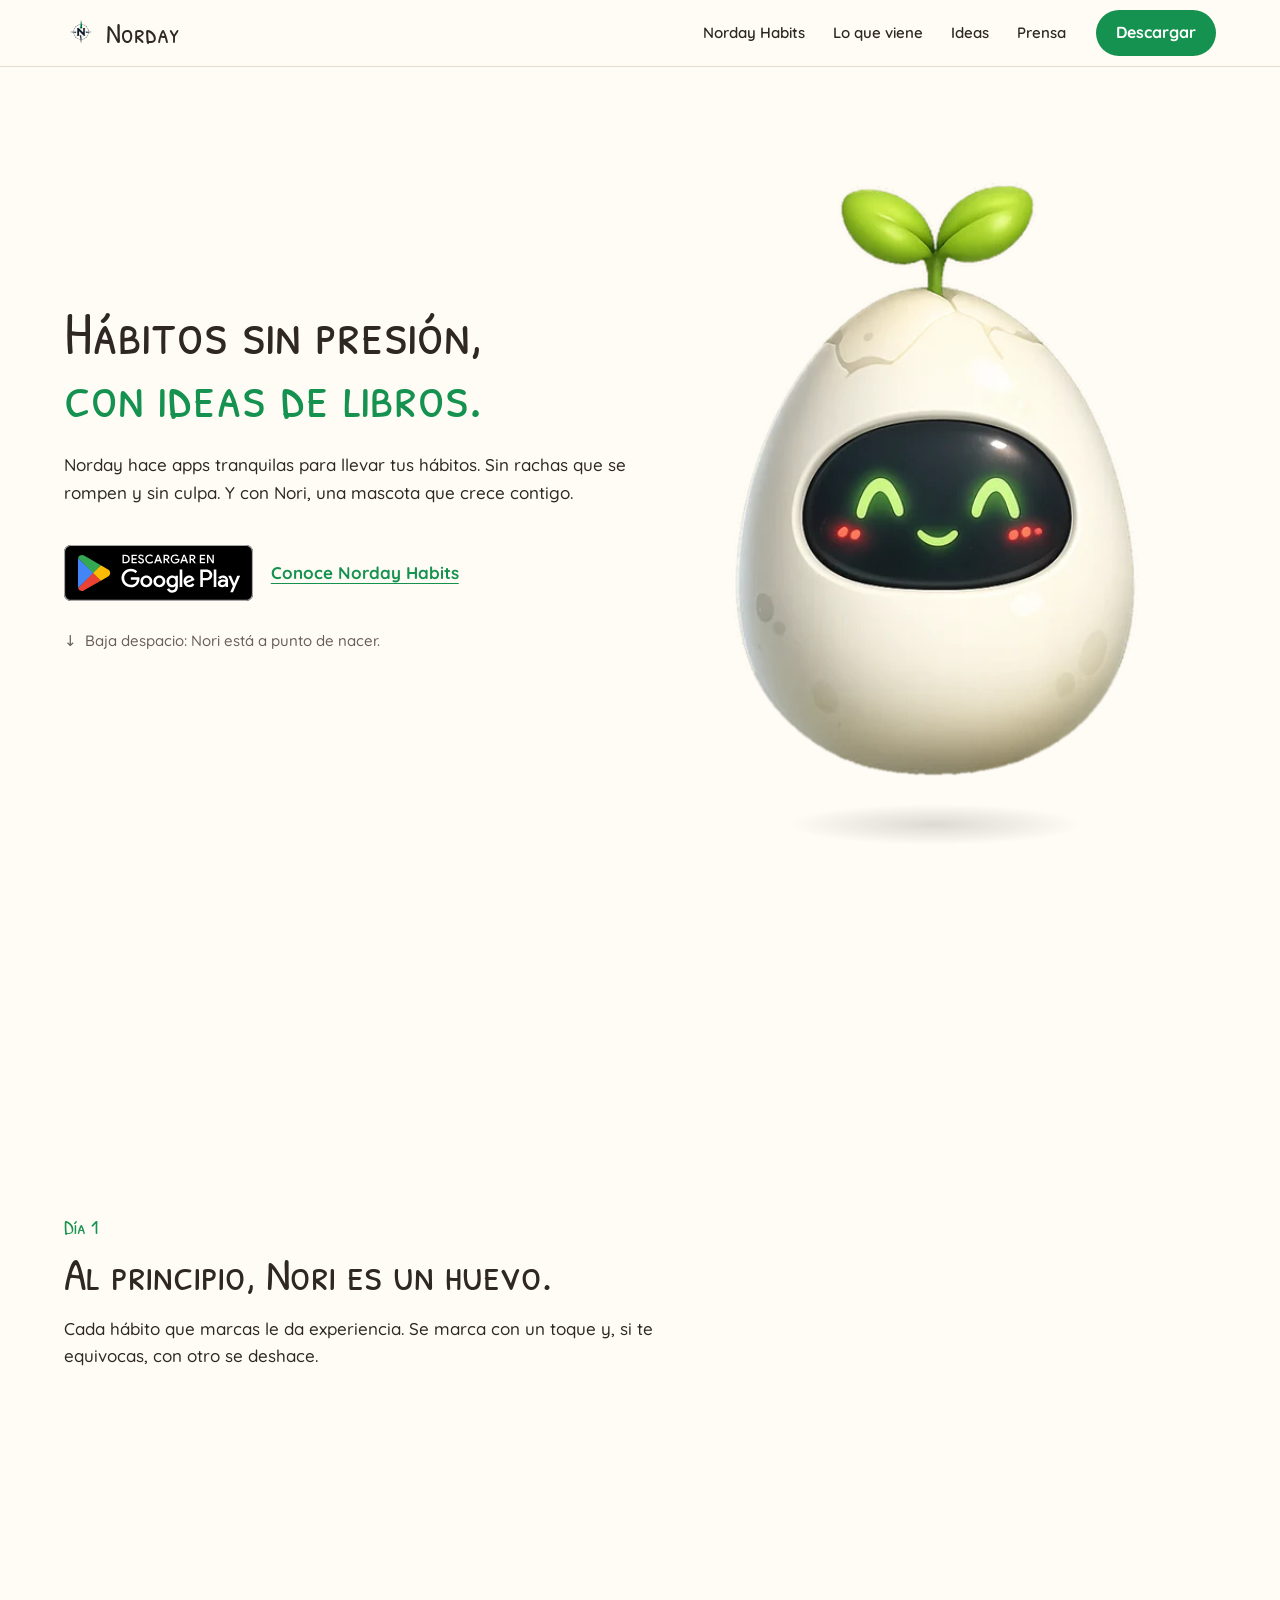
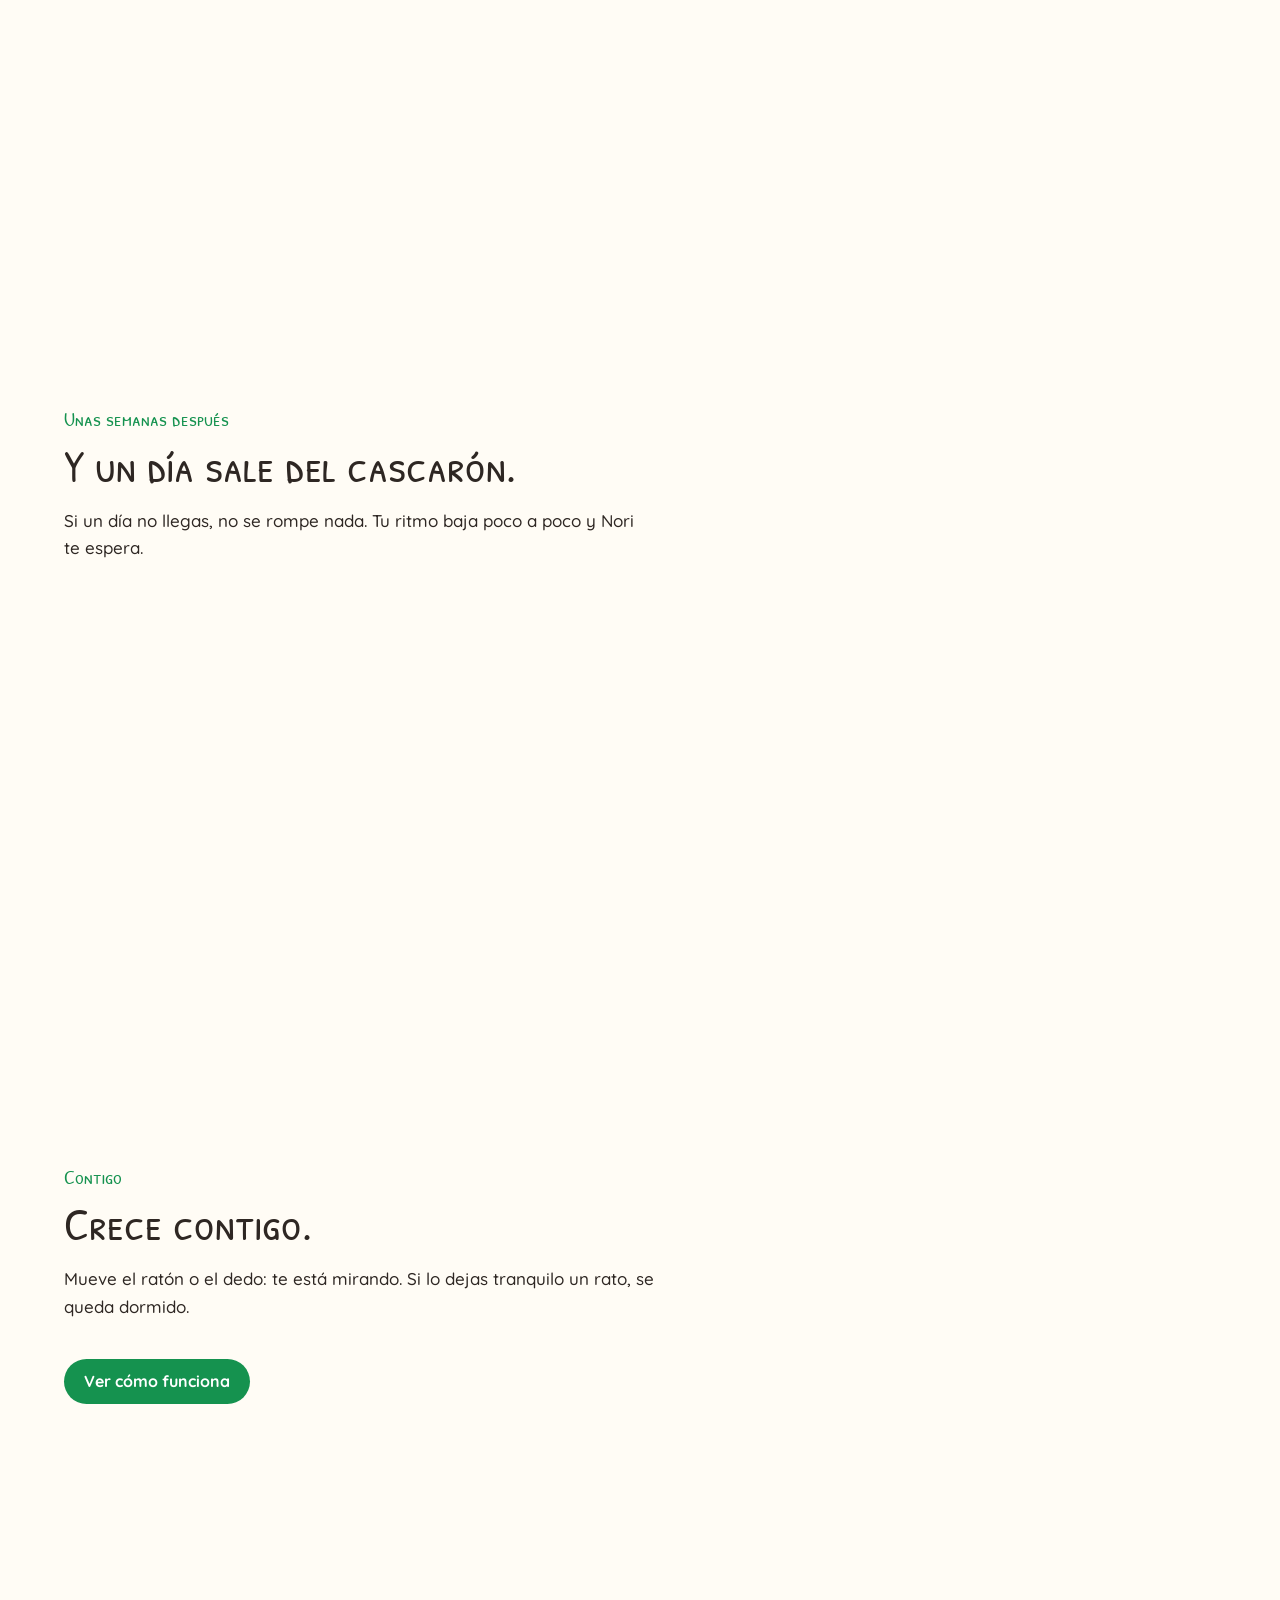
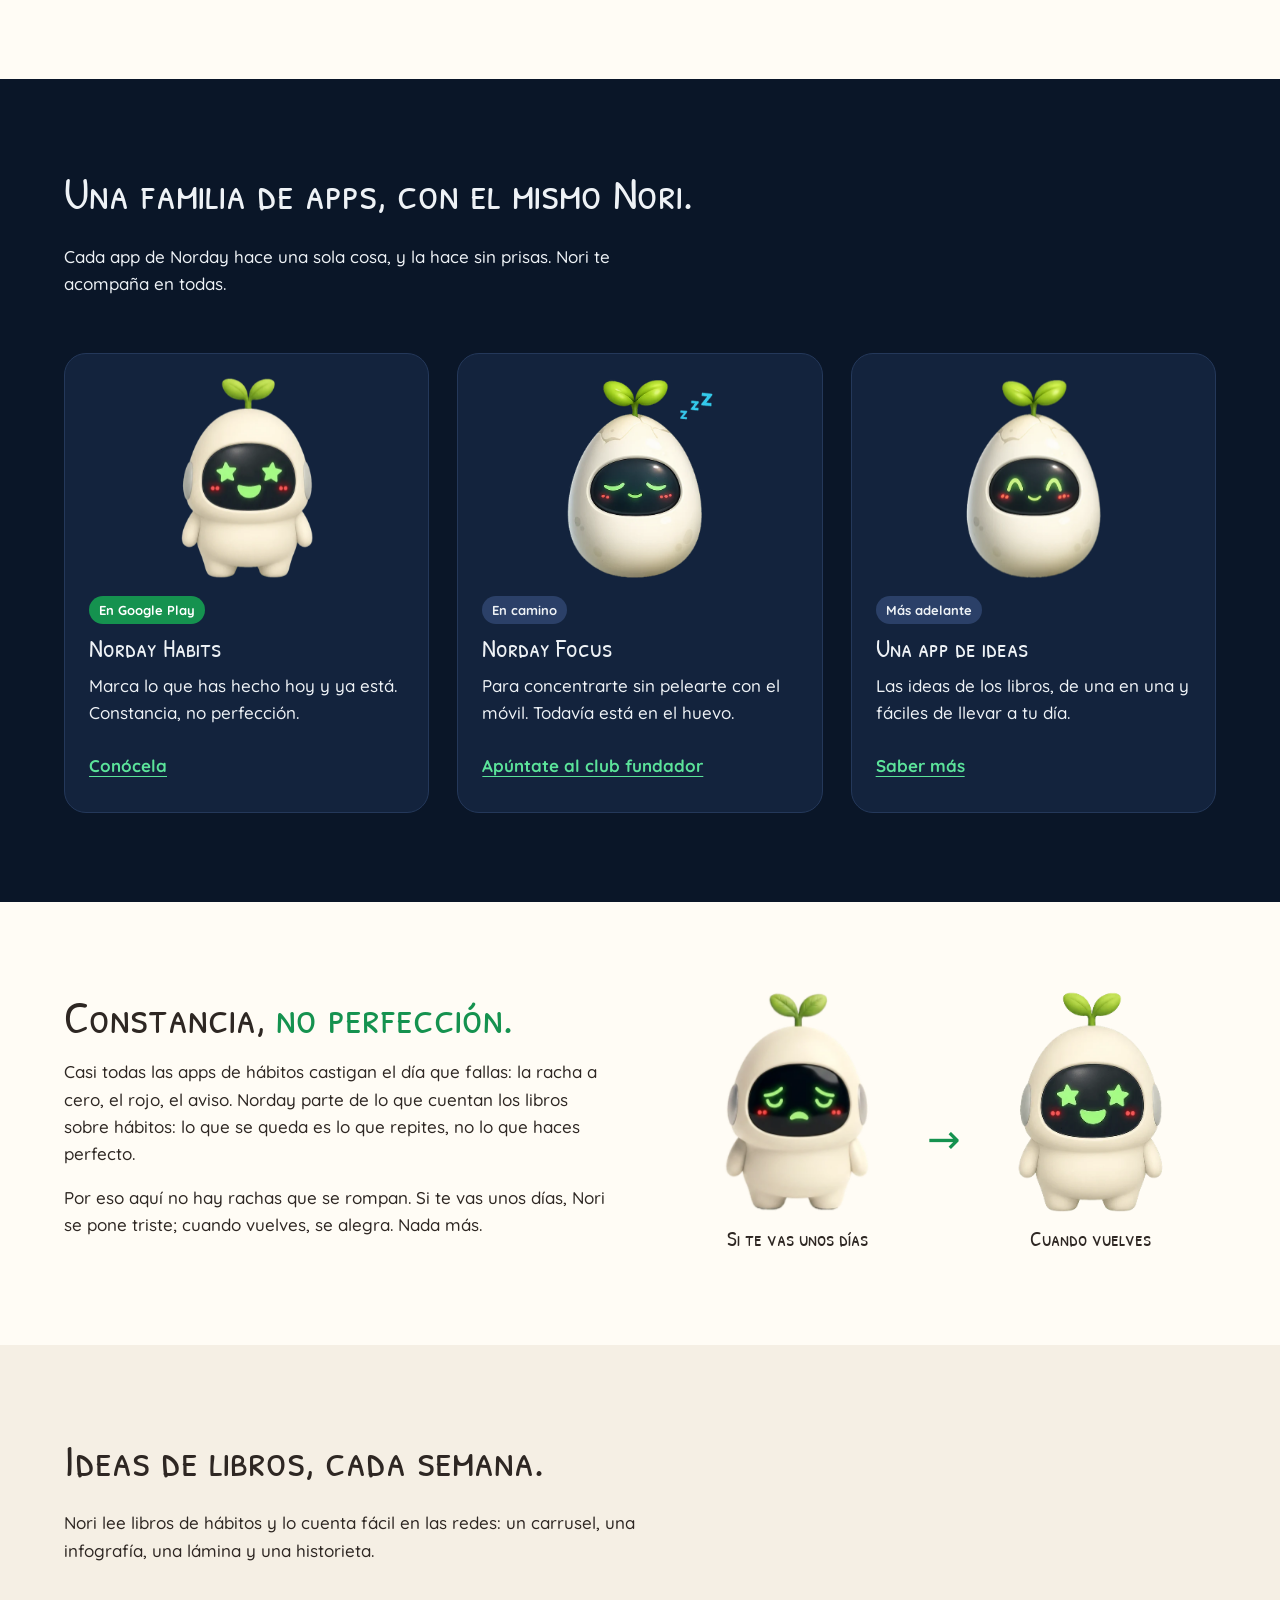
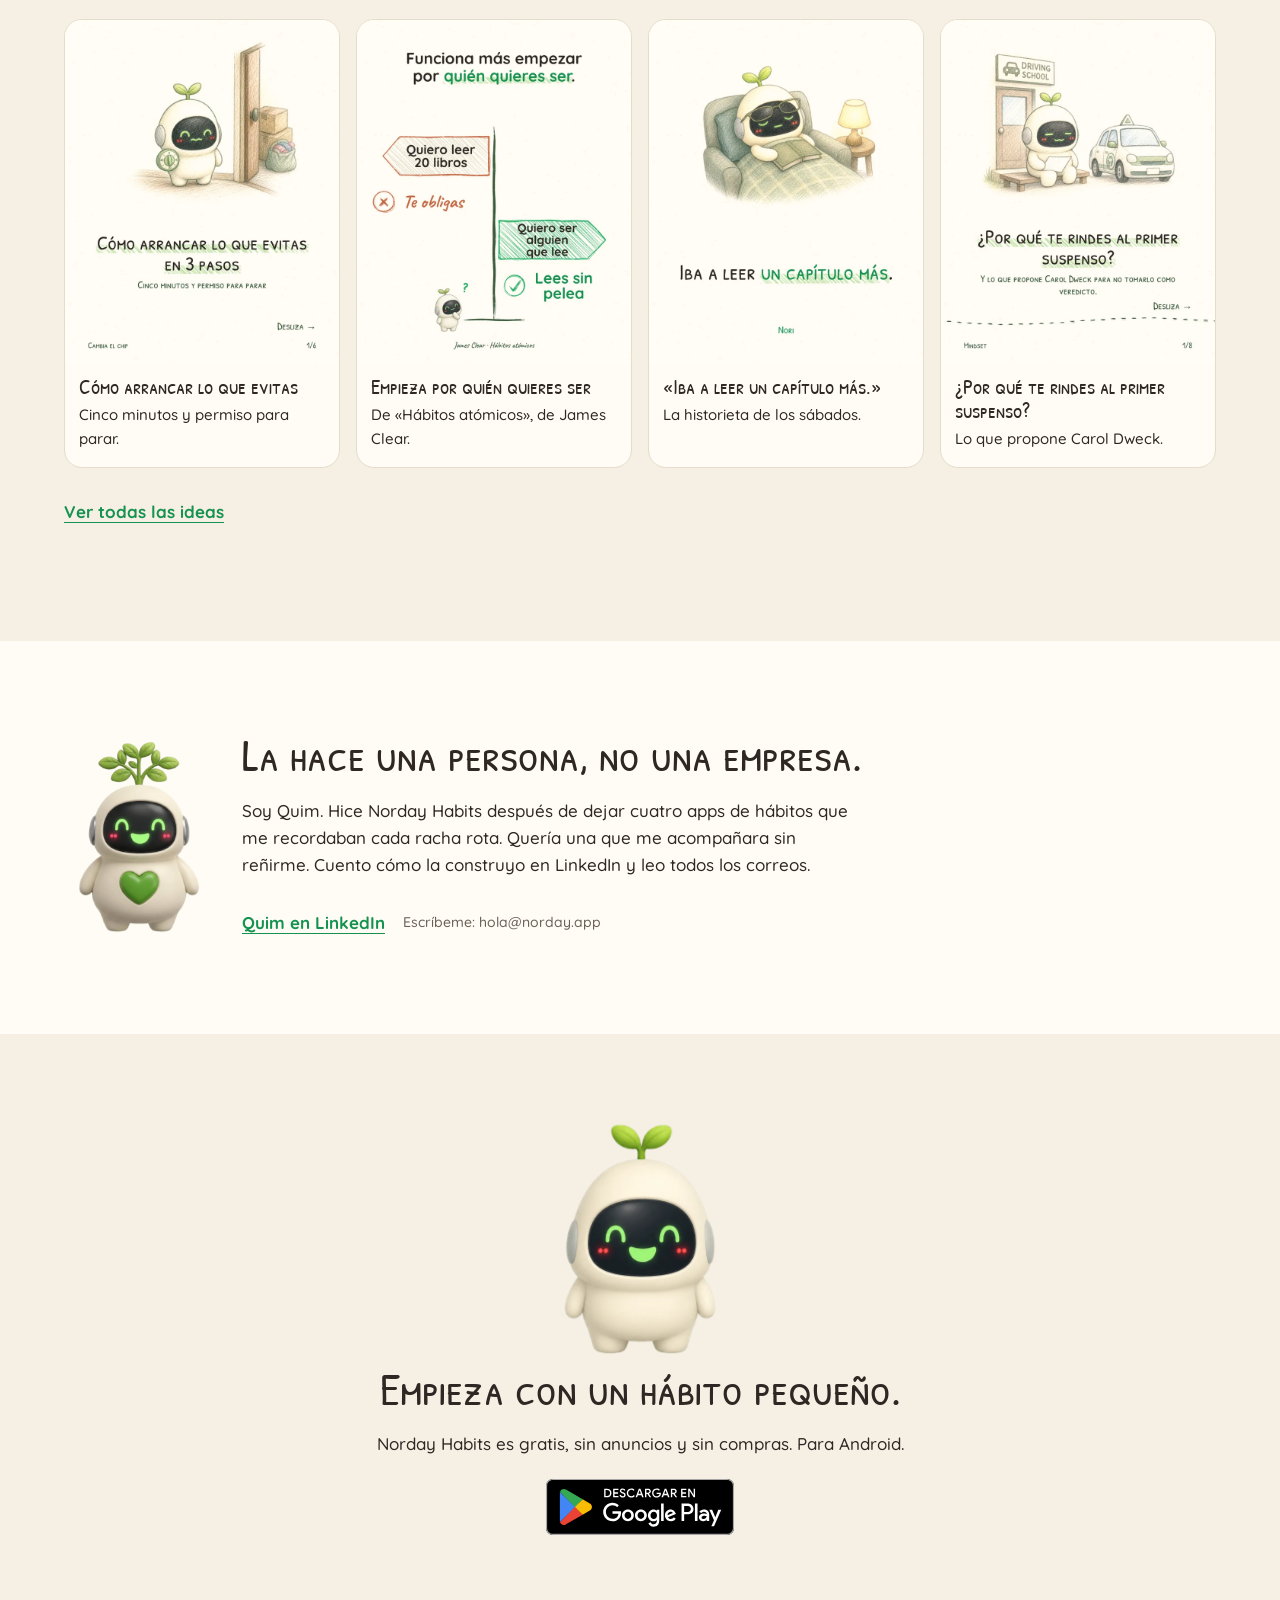
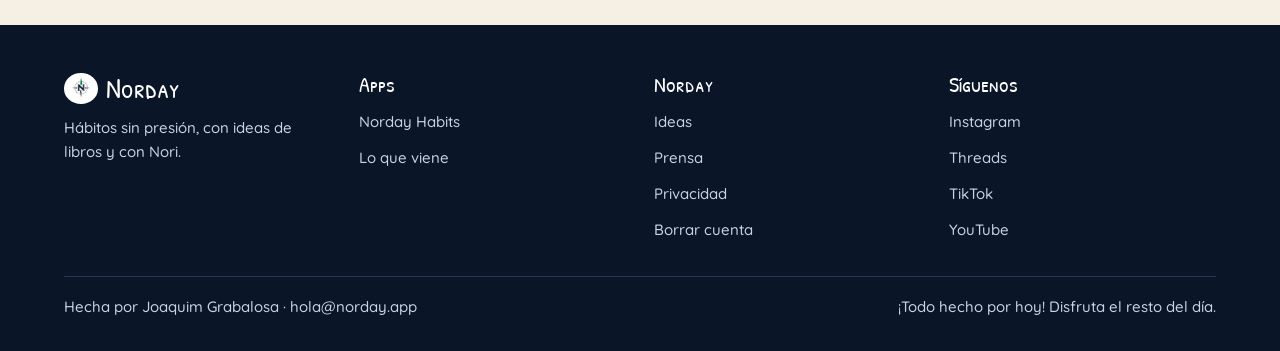
<file: index.html>
<!DOCTYPE html>
<html lang="es">
<head>
<meta charset="utf-8">
<meta name="viewport" content="width=device-width, initial-scale=1">
<title>Norday · Hábitos con Nori</title>
<meta name="description" content="Norday hace apps tranquilas para llevar tus hábitos, con ideas de libros y con Nori, una mascota que crece contigo. Norday Habits ya está en Google Play.">
<meta name="theme-color" content="#FFFCF5">
<link rel="icon" href="img/icono-192.png">
<link rel="stylesheet" href="css/sitio.css">
<script type="application/ld+json">
{"@context":"https://schema.org","@graph":[
 {"@type":"Organization","@id":"https://norday.app/#norday","name":"Norday","url":"https://norday.app/","logo":"https://norday.app/img/simbolo.png","email":"hola@norday.app","founder":{"@type":"Person","name":"Joaquim Grabalosa","alternateName":"Quim"},"sameAs":["https://www.instagram.com/nordayapp/","https://www.threads.net/@nordayapp","https://www.tiktok.com/@nordayapp","https://www.youtube.com/@nordayapp"]},
 {"@type":"MobileApplication","name":"Norday Habits","operatingSystem":"Android","applicationCategory":"HealthApplication","inLanguage":["es","en","pt"],"offers":{"@type":"Offer","price":"0","priceCurrency":"EUR"},"installUrl":"https://play.google.com/store/apps/details?id=com.norday.habitos","publisher":{"@id":"https://norday.app/#norday"}}
]}
</script>
</head>
<body>
<header class="cab">
  <a class="marca" href="index.html"><img src="img/simbolo.png" alt="">Norday</a>
  <button class="abre" type="button" aria-expanded="false" aria-controls="menu">Menú</button>
  <ul class="menu" id="menu">
    <li><a href="habits.html">Norday Habits</a></li>
    <li><a href="apps.html">Lo que viene</a></li>
    <li><a href="ideas.html">Ideas</a></li>
    <li><a href="prensa.html">Prensa</a></li>
  </ul>
  <a class="btn" href="https://norday.app/web">Descargar</a>
</header>

<main>
  <section class="crece" aria-label="Nori crece contigo">
    <div class="escenario">
      <div class="lienzo" id="lienzo" aria-hidden="true">
        <div class="fase huevo nori vivo ve" data-fase="0"><img src="img/nori-huevo-sonriente.webp" alt=""></div>
        <div class="fase cria nori vivo" data-fase="2"><img src="img/nori-cria-sonriente.webp" alt=""></div>
        <div class="fase adulto nori vivo" data-fase="3"><img src="img/nori-adulto-sonriente.webp" alt=""></div>
        <canvas id="rive" width="660" height="880"></canvas>
        <span class="suelo"></span>
        <i class="chispa"></i><i class="chispa"></i>
        <i class="chispa"></i><i class="chispa"></i>
        <i class="chispa"></i><i class="chispa"></i>
      </div>
    </div>

    <div class="pasos">
      <div class="paso" data-paso="0">
        <h1>Hábitos sin presión, <span class="verde">con ideas de libros.</span></h1>
        <p>Norday hace apps tranquilas para llevar tus hábitos. Sin rachas que se rompen y sin culpa. Y con Nori, una mascota que crece contigo.</p>
        <div class="acciones">
          <a class="insignia" href="https://norday.app/web"><img src="img/insignia-play-es.svg" alt="Disponible en Google Play"></a>
          <a class="enlace" href="habits.html">Conoce Norday Habits</a>
        </div>
        <p class="pista"><span>↓</span> Baja despacio: Nori está a punto de nacer.</p>
      </div>
      <div class="paso" data-paso="1">
        <p class="fase-txt">Día 1</p>
        <h2>Al principio, Nori es un huevo.</h2>
        <p>Cada hábito que marcas le da experiencia. Se marca con un toque y, si te equivocas, con otro se deshace.</p>
      </div>
      <div class="paso" data-paso="2">
        <p class="fase-txt">Unas semanas después</p>
        <h2>Y un día sale del cascarón.</h2>
        <p>Si un día no llegas, no se rompe nada. Tu ritmo baja poco a poco y Nori te espera.</p>
      </div>
      <div class="paso" data-paso="3">
        <p class="fase-txt">Contigo</p>
        <h2>Crece contigo.</h2>
        <p>Mueve el ratón o el dedo: te está mirando. Si lo dejas tranquilo un rato, se queda dormido.</p>
        <div class="acciones"><a class="btn" href="habits.html">Ver cómo funciona</a></div>
      </div>
    </div>
  </section>

  <section class="band noche" aria-labelledby="t-apps">
    <div class="cont">
      <div class="cabeza">
        <h2 id="t-apps">Una familia de apps, con el mismo Nori.</h2>
        <p>Cada app de Norday hace una sola cosa, y la hace sin prisas. Nori te acompaña en todas.</p>
      </div>
      <div class="rejilla">
        <article class="tarjeta">
          <div class="nori vivo"><img src="img/nori-cria-exultante.webp" alt="Nori cría, contento"></div>
          <span class="etq">En Google Play</span>
          <h3>Norday Habits</h3>
          <p>Marca lo que has hecho hoy y ya está. Constancia, no perfección.</p>
          <a class="enlace" href="habits.html">Conócela</a>
        </article>
        <article class="tarjeta">
          <div class="nori vivo huevo"><img src="img/nori-huevo-dormido.webp" alt="Nori huevo, dormido"></div>
          <span class="etq luego">En camino</span>
          <h3>Norday Focus</h3>
          <p>Para concentrarte sin pelearte con el móvil. Todavía está en el huevo.</p>
          <a class="enlace" href="apps.html#focus">Apúntate al club fundador</a>
        </article>
        <article class="tarjeta">
          <div class="nori vivo huevo"><img src="img/nori-huevo-sonriente.webp" alt="Nori huevo, sonriente"></div>
          <span class="etq luego">Más adelante</span>
          <h3>Una app de ideas</h3>
          <p>Las ideas de los libros, de una en una y fáciles de llevar a tu día.</p>
          <a class="enlace" href="apps.html#ideas-app">Saber más</a>
        </article>
      </div>
    </div>
  </section>

  <section class="band" aria-labelledby="t-por">
    <div class="cont dos">
      <div>
        <h2 id="t-por">Constancia, <span class="verde">no perfección.</span></h2>
        <p>Casi todas las apps de hábitos castigan el día que fallas: la racha a cero, el rojo, el aviso. Norday parte de lo que cuentan los libros sobre hábitos: lo que se queda es lo que repites, no lo que haces perfecto.</p>
        <p>Por eso aquí no hay rachas que se rompan. Si te vas unos días, Nori se pone triste; cuando vuelves, se alegra. Nada más.</p>
      </div>
      <div class="antes-despues">
        <figure><div class="nori vivo"><img src="img/nori-cria-triste.webp" alt="Nori triste"></div><figcaption>Si te vas unos días</figcaption></figure>
        <span class="flecha" aria-hidden="true">→</span>
        <figure><div class="nori vivo"><img src="img/nori-cria-exultante.webp" alt="Nori contento"></div><figcaption>Cuando vuelves</figcaption></figure>
      </div>
    </div>
  </section>

  <section class="band papel2" aria-labelledby="t-ideas">
    <div class="cont">
      <div class="cabeza">
        <h2 id="t-ideas">Ideas de libros, cada semana.</h2>
        <p>Nori lee libros de hábitos y lo cuenta fácil en las redes: un carrusel, una infografía, una lámina y una historieta.</p>
      </div>
      <div class="galeria">
        <figure class="pieza"><img src="img/idea-arrancar.webp" alt="Carrusel: cómo arrancar lo que evitas en 3 pasos" loading="lazy"><figcaption><b>Cómo arrancar lo que evitas</b>Cinco minutos y permiso para parar.</figcaption></figure>
        <figure class="pieza"><img src="img/idea-quien.webp" alt="Infografía: funciona más empezar por quién quieres ser" loading="lazy"><figcaption><b>Empieza por quién quieres ser</b>De «Hábitos atómicos», de James Clear.</figcaption></figure>
        <figure class="pieza"><img src="img/idea-capitulo.webp" alt="Historieta: Nori dormido con un libro, «Iba a leer un capítulo más»" loading="lazy"><figcaption><b>«Iba a leer un capítulo más.»</b>La historieta de los sábados.</figcaption></figure>
        <figure class="pieza"><img src="img/idea-rindes.webp" alt="Carrusel: ¿por qué te rindes al primer suspenso?" loading="lazy"><figcaption><b>¿Por qué te rindes al primer suspenso?</b>Lo que propone Carol Dweck.</figcaption></figure>
      </div>
      <p class="mas"><a class="enlace" href="ideas.html">Ver todas las ideas</a></p>
    </div>
  </section>

  <section class="band" aria-labelledby="t-quim">
    <div class="cont quim">
      <div class="nori vivo"><img src="img/nori-adulto-sonriente.webp" alt="Nori adulto"></div>
      <div>
        <h2 id="t-quim">La hace una persona, no una empresa.</h2>
        <p>Soy Quim. Hice Norday Habits después de dejar cuatro apps de hábitos que me recordaban cada racha rota. Quería una que me acompañara sin reñirme. Cuento cómo la construyo en LinkedIn y leo todos los correos.</p>
        <div class="acciones">
          <a class="enlace" href="https://www.linkedin.com/in/labibliotecadequim/">Quim en LinkedIn</a>
          <span class="nota">Escríbeme: hola@norday.app</span>
        </div>
      </div>
    </div>
  </section>

  <section class="band papel2 final" aria-labelledby="t-fin">
    <div class="nori vivo" data-celebra><img src="img/nori-cria-sonriente.webp" data-alt="img/nori-cria-exultante.webp" alt="Nori"></div>
    <h2 id="t-fin">Empieza con un hábito pequeño.</h2>
    <p>Norday Habits es gratis, sin anuncios y sin compras. Para Android.</p>
    <div class="acciones">
      <a class="insignia" href="https://norday.app/web" data-celebra-btn><img src="img/insignia-play-es.svg" alt="Disponible en Google Play"></a>
    </div>
  </section>
</main>

<footer class="pie">
  <div class="cols">
    <div><a class="marca" href="index.html"><img src="img/simbolo.png" alt="">Norday</a><p class="lema">Hábitos sin presión, con ideas de libros y con Nori.</p></div>
    <div><h3>Apps</h3><ul><li><a href="habits.html">Norday Habits</a></li><li><a href="apps.html">Lo que viene</a></li></ul></div>
    <div><h3>Norday</h3><ul><li><a href="ideas.html">Ideas</a></li><li><a href="prensa.html">Prensa</a></li><li><a href="https://norday.app/privacidad.html">Privacidad</a></li><li><a href="https://norday.app/eliminar-cuenta.html">Borrar cuenta</a></li></ul></div>
    <div><h3>Síguenos</h3><ul><li><a href="https://www.instagram.com/nordayapp/">Instagram</a></li><li><a href="https://www.threads.net/@nordayapp">Threads</a></li><li><a href="https://www.tiktok.com/@nordayapp">TikTok</a></li><li><a href="https://www.youtube.com/@nordayapp">YouTube</a></li></ul></div>
  </div>
  <div class="ultima"><span>Hecha por Joaquim Grabalosa · hola@norday.app</span><span>¡Todo hecho por hoy! Disfruta el resto del día.</span></div>
</footer>
<script src="js/sitio.js"></script>
<script src="rive.js"></script>
<script src="nori-riv.js"></script>
<script src="js/crece.js"></script>
</body>
</html>
</file>
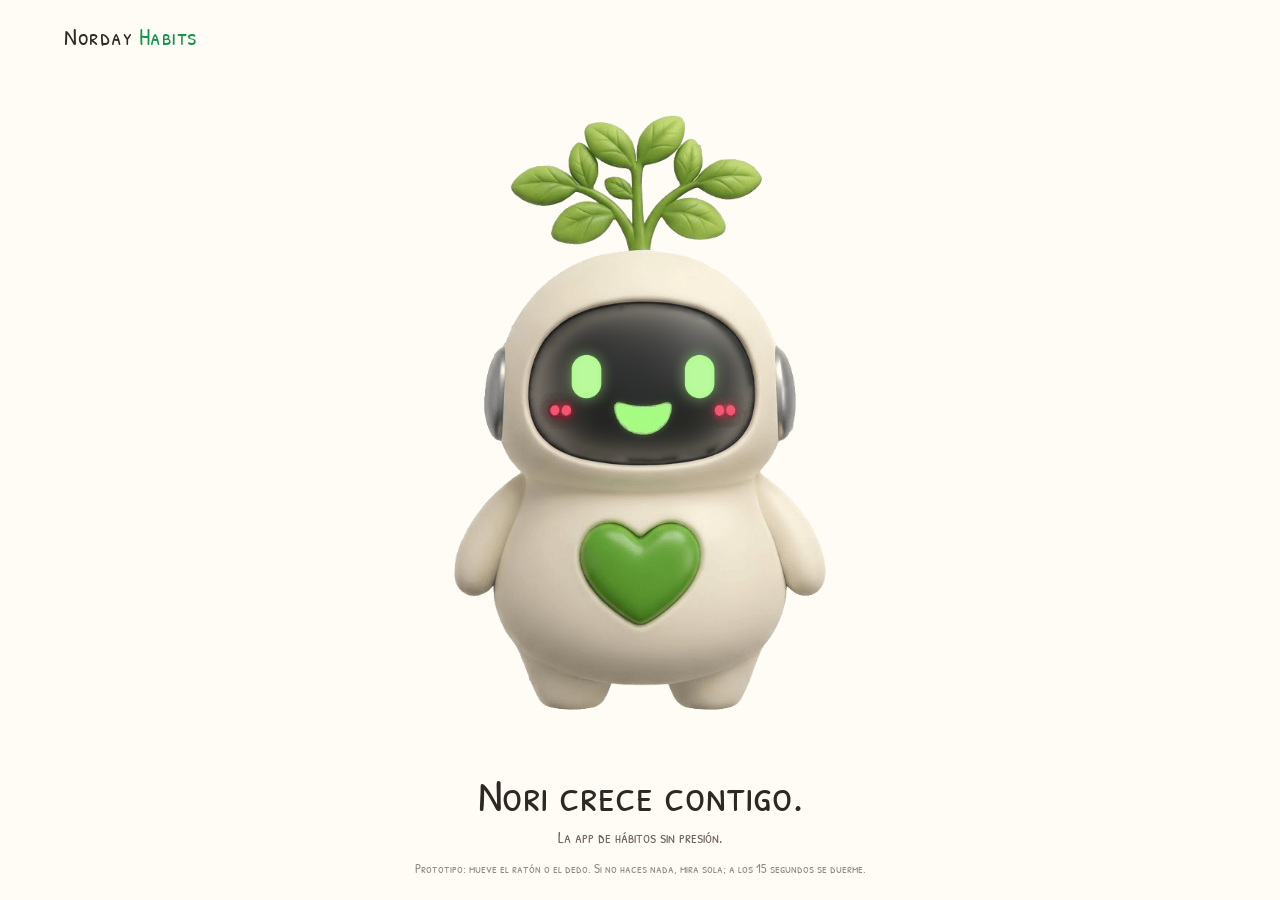
<file: prototipos/nori-te-mira/index.html>
<!DOCTYPE html>
<html lang="es">
<head>
<meta charset="utf-8">
<meta name="viewport" content="width=device-width, initial-scale=1">
<title>Nori te mira</title>
<style>
/* VOICE: tranquila y tierna, como la app.
   IDEA: el centro de norday.app, con Nori viva mirándote.
   PICTURE: Nori grande, sola, con su sombra en el suelo.
   COLOUR and TYPE: papel #FFFCF5, grafito #2E2723, verde #15924F; Patrick Hand SC.
   LAYOUT: Nori en el centro de la primera pantalla; el texto, poco y debajo. */
:root{color-scheme:light dark;--bg:light-dark(#FFFCF5,#1d1a18);--ink:light-dark(#2E2723,#f3ede4);--soft:light-dark(#6f645c,#b9ada1);--verde:light-dark(#15924F,#3fc47e)}
:root[data-theme=light]{color-scheme:light}:root[data-theme=dark]{color-scheme:dark}
*{box-sizing:border-box;min-width:0}
html,body{height:100%}
body{margin:0;background:var(--bg);color:var(--ink);font:17px/1.5 "Patrick Hand SC","Patrick Hand",system-ui,sans-serif;overflow-x:clip;display:flex;flex-direction:column;-webkit-tap-highlight-color:transparent}
header{display:flex;justify-content:space-between;align-items:center;padding:18px max(5vw,16px)}
.marca{font-size:24px;letter-spacing:.5px}
.marca b{color:var(--verde);font-weight:400}
main{flex:1;display:grid;place-items:center;padding:0 16px;touch-action:none}
.escena{position:relative;width:min(96vw,calc(72vh * 0.75),585px);aspect-ratio:660/880}
.escena canvas,.escena img{position:absolute;inset:0;width:100%;height:100%}
.escena img{object-fit:contain;padding:3% 0 5.5%;transition:opacity .4s}
.escena.lista img{opacity:0}
.suelo{position:absolute;left:18%;right:22%;bottom:3.5%;height:4.5%;border-radius:50%;background:radial-gradient(closest-side,rgba(46,39,35,.16),rgba(46,39,35,0));}
.texto{text-align:center;padding:0 16px 22px}
h1{font-size:clamp(30px,5vw,46px);line-height:1.05;margin:0 0 6px;font-weight:400;text-wrap:balance}
p{margin:0;color:var(--soft);font-size:16px}
.nota{font-size:13px;margin-top:10px;opacity:.75}
</style>
<link rel="preconnect" href="https://fonts.googleapis.com">
<link href="https://fonts.googleapis.com/css2?family=Patrick+Hand+SC&display=swap" rel="stylesheet">
</head>
<body>
<header><div class="marca">Norday <b>Habits</b></div></header>
<main id="zona">
  <div class="escena" id="escena">
    <img src="nori.png" alt="Nori, la mascota de Norday Habits">
    <canvas id="nori" width="660" height="880" aria-hidden="true"></canvas>
  </div>
</main>
<div class="texto">
  <h1>Nori crece contigo.</h1>
  <p>La app de hábitos sin presión.</p>
  <p class="nota" id="nota">Prototipo: mueve el ratón o el dedo. Si no haces nada, mira sola; a los 15 segundos se duerme.</p>
</div>
<script src="rive.js"></script>
<script src="nori-riv.js"></script>
<script>
{
  const canvas = document.getElementById('nori');
  const escena = document.getElementById('escena');
  const quieto = matchMedia('(prefers-reduced-motion: reduce)').matches;
  const CARA = { x: (514 - 182) / 660, y: (451 - 60) / 880 };       // centro de la pantalla de Nori en el dibujo
  let mx, my, dormido, objX = 50, objY = 50, curX = 50, curY = 50;
  let ultimo = performance.now(), proximaMirada = 0, durmiendo = false;

  try { rive.RuntimeLoader.setWasmUrl('rive.wasm'); rive.Rive.suppressDeprecationWarnings = ['state-machine-inputs']; } catch (e) {}
  const r = new rive.Rive({
    buffer: Uint8Array.from(atob(window.NORI_RIV), c => c.charCodeAt(0)).buffer, canvas, autoplay: !quieto, stateMachine: 'Nori',
    layout: new rive.Layout({ fit: rive.Fit.Contain, alignment: rive.Alignment.Center }),
    onLoad: () => {
      r.resizeDrawingSurfaceToCanvas();
      const ins = r.stateMachineInputs('Nori') || [];
      mx = ins.find(i => i.name === 'mirarX'); my = ins.find(i => i.name === 'mirarY'); dormido = ins.find(i => i.name === 'dormido');
      escena.classList.add('lista');
      if (quieto) { document.getElementById('nota').textContent = 'Tienes activado «reducir movimiento»: Nori se queda quieta.'; return; }
      requestAnimationFrame(paso);
    },
    onLoadError: () => { document.getElementById('nota').textContent = 'No se ha podido cargar la animación: se ve el dibujo.'; }
  });
  new ResizeObserver(() => { try { r.resizeDrawingSurfaceToCanvas(); } catch (e) {} }).observe(canvas);

  function mira(ev) {
    const b = canvas.getBoundingClientRect();
    const cx = b.left + b.width * CARA.x, cy = b.top + b.height * CARA.y;
    const dx = (ev.clientX - cx) / Math.max(240, innerWidth * 0.42);
    const dy = (ev.clientY - cy) / Math.max(240, innerHeight * 0.42);
    objX = 50 + 50 * Math.max(-1, Math.min(1, dx));
    objY = 50 + 50 * Math.max(-1, Math.min(1, dy));
    ultimo = performance.now();
    if (durmiendo) { durmiendo = false; if (dormido) dormido.value = false; }
  }
  addEventListener('pointermove', mira, { passive: true });
  addEventListener('pointerdown', mira, { passive: true });

  function paso(t) {
    const quietoMs = t - ultimo;
    if (quietoMs > 15000 && !durmiendo) { durmiendo = true; if (dormido) dormido.value = true; objX = 50; objY = 55; }
    else if (quietoMs > 4000 && !durmiendo && t > proximaMirada) {      // mira sola: a un sitio cualquiera, sin prisa
      objX = 15 + Math.random() * 70; objY = 30 + Math.random() * 45;
      proximaMirada = t + 1400 + Math.random() * 1800;
    }
    curX += (objX - curX) * 0.12; curY += (objY - curY) * 0.12;
    if (mx && Math.abs(mx.value - curX) > 0.05) mx.value = curX;
    if (my && Math.abs(my.value - curY) > 0.05) my.value = curY;
    requestAnimationFrame(paso);
  }
}
</script>
</body>
</html>
</file>
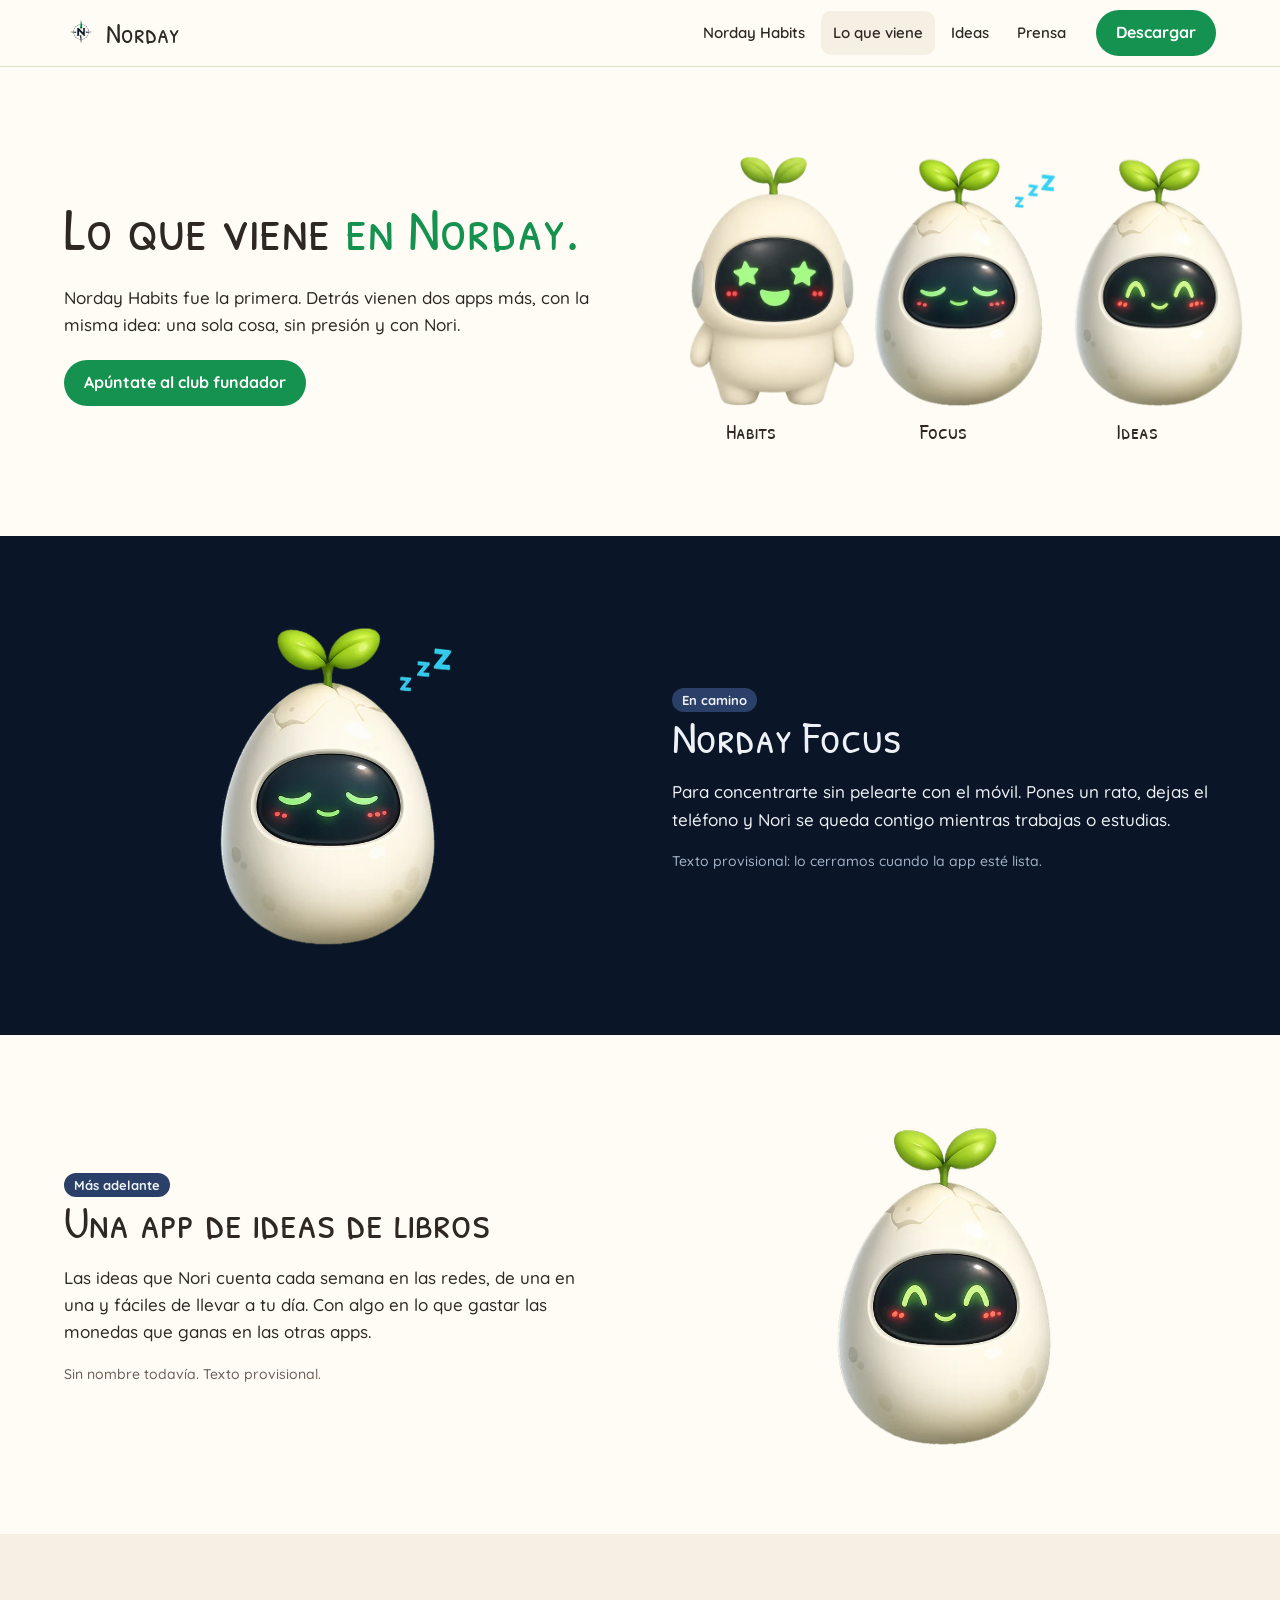
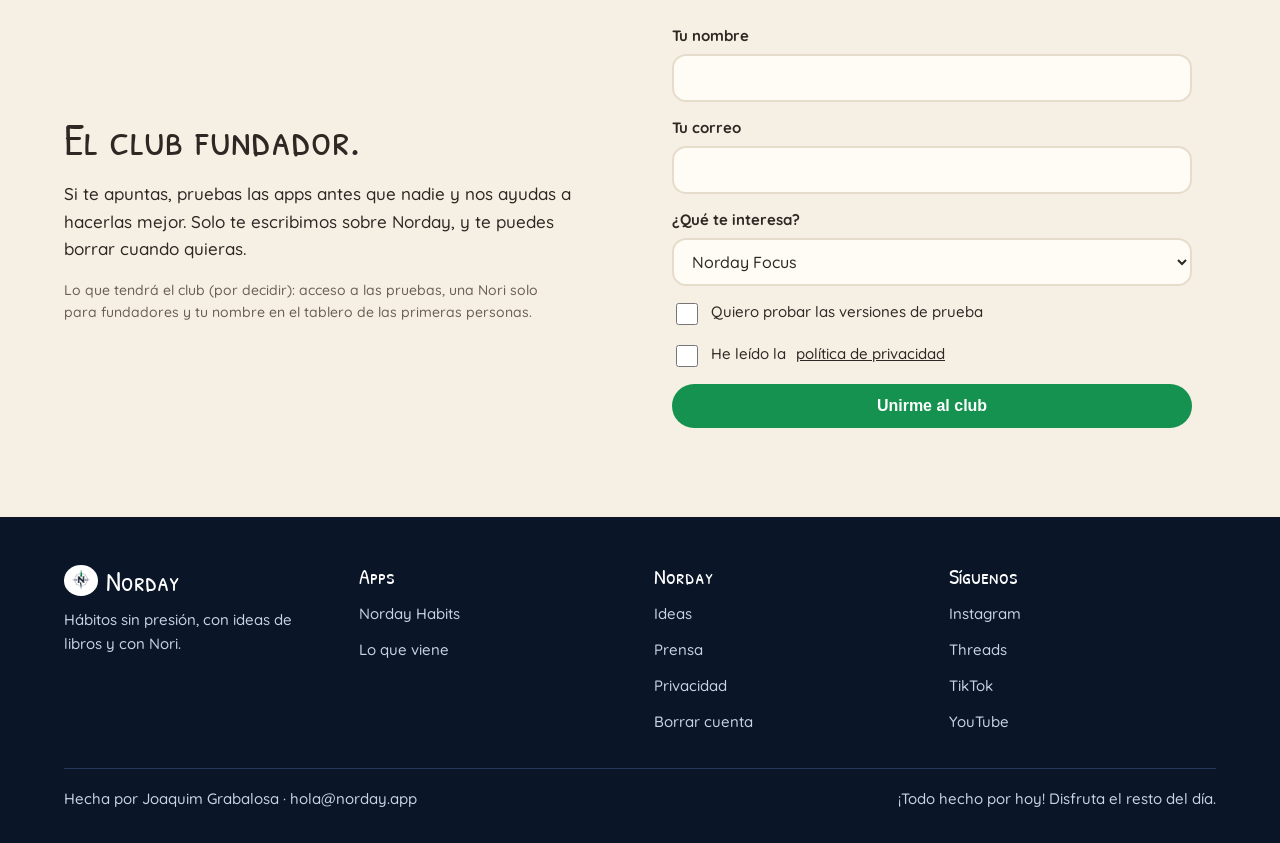
<file: apps.html>
<!DOCTYPE html>
<html lang="es">
<head>
<meta charset="utf-8">
<meta name="viewport" content="width=device-width, initial-scale=1">
<title>Lo que viene en Norday</title>
<meta name="description" content="Las próximas apps de Norday: Norday Focus y una app de ideas de libros. Apúntate al club fundador.">
<meta name="theme-color" content="#0A1628">
<link rel="icon" href="img/icono-192.png">
<link rel="stylesheet" href="css/sitio.css">
</head>
<body>
<header class="cab">
  <a class="marca" href="index.html"><img src="img/simbolo.png" alt="">Norday</a>
  <button class="abre" type="button" aria-expanded="false" aria-controls="menu">Menú</button>
  <ul class="menu" id="menu">
    <li><a href="habits.html">Norday Habits</a></li>
    <li><a href="apps.html">Lo que viene</a></li>
    <li><a href="ideas.html">Ideas</a></li>
    <li><a href="prensa.html">Prensa</a></li>
  </ul>
  <a class="btn" href="https://norday.app/web">Descargar</a>
</header>
<main>
  <section class="band" aria-labelledby="t-viene">
    <div class="cont dos">
      <div>
        <h1 id="t-viene">Lo que viene <span class="verde">en Norday.</span></h1>
        <p>Norday Habits fue la primera. Detrás vienen dos apps más, con la misma idea: una sola cosa, sin presión y con Nori.</p>
        <div class="acciones"><a class="btn" href="#club">Apúntate al club fundador</a></div>
      </div>
      <div class="etapas" aria-hidden="true">
        <figure><div class="nori vivo"><img src="img/nori-cria-exultante.webp" alt=""></div><figcaption>Habits</figcaption></figure>
        <figure><div class="nori vivo huevo"><img src="img/nori-huevo-dormido.webp" alt=""></div><figcaption>Focus</figcaption></figure>
        <figure><div class="nori vivo huevo"><img src="img/nori-huevo-sonriente.webp" alt=""></div><figcaption>Ideas</figcaption></figure>
      </div>
    </div>
  </section>

  <section class="band noche" id="focus" aria-labelledby="t-focus">
    <div class="cont dos">
      <div class="nori vivo huevo alto-320"><img src="img/nori-huevo-dormido.webp" alt="Nori huevo, dormido: Norday Focus aún no ha salido"></div>
      <div>
        <span class="etq luego">En camino</span>
        <h2 id="t-focus">Norday Focus</h2>
        <p>Para concentrarte sin pelearte con el móvil. Pones un rato, dejas el teléfono y Nori se queda contigo mientras trabajas o estudias.</p>
        <p class="nota">Texto provisional: lo cerramos cuando la app esté lista.</p>
      </div>
    </div>
  </section>

  <section class="band" id="ideas-app" aria-labelledby="t-ideasapp">
    <div class="cont dos">
      <div>
        <span class="etq luego">Más adelante</span>
        <h2 id="t-ideasapp">Una app de ideas de libros</h2>
        <p>Las ideas que Nori cuenta cada semana en las redes, de una en una y fáciles de llevar a tu día. Con algo en lo que gastar las monedas que ganas en las otras apps.</p>
        <p class="nota">Sin nombre todavía. Texto provisional.</p>
      </div>
      <div class="nori vivo huevo alto-320"><img src="img/nori-huevo-sonriente.webp" alt="Nori huevo, sonriente"></div>
    </div>
  </section>

  <section class="band papel2" id="club" aria-labelledby="t-club">
    <div class="cont dos">
      <div>
        <h2 id="t-club">El club fundador.</h2>
        <p>Si te apuntas, pruebas las apps antes que nadie y nos ayudas a hacerlas mejor. Solo te escribimos sobre Norday, y te puedes borrar cuando quieras.</p>
        <p class="nota">Lo que tendrá el club (por decidir): acceso a las pruebas, una Nori solo para fundadores y tu nombre en el tablero de las primeras personas.</p>
      </div>
      <form class="club" novalidate>
        <label>Tu nombre<input type="text" name="nombre" autocomplete="given-name" required></label>
        <label>Tu correo<input type="email" name="correo" autocomplete="email" required></label>
        <label>¿Qué te interesa?<select name="app"><option>Norday Focus</option><option>La app de ideas</option><option>Las dos</option></select></label>
        <label class="check-l"><input type="checkbox" name="probar">Quiero probar las versiones de prueba</label>
        <label class="check-l"><input type="checkbox" name="priv" required>He leído la <a href="https://norday.app/privacidad.html">política de privacidad</a></label>
        <button class="btn" type="submit">Unirme al club</button>
        <p class="aviso" hidden role="status"></p>
      </form>
    </div>
  </section>
</main>
<footer class="pie">
  <div class="cols">
    <div><a class="marca" href="index.html"><img src="img/simbolo.png" alt="">Norday</a><p class="lema">Hábitos sin presión, con ideas de libros y con Nori.</p></div>
    <div><h3>Apps</h3><ul><li><a href="habits.html">Norday Habits</a></li><li><a href="apps.html">Lo que viene</a></li></ul></div>
    <div><h3>Norday</h3><ul><li><a href="ideas.html">Ideas</a></li><li><a href="prensa.html">Prensa</a></li><li><a href="https://norday.app/privacidad.html">Privacidad</a></li><li><a href="https://norday.app/eliminar-cuenta.html">Borrar cuenta</a></li></ul></div>
    <div><h3>Síguenos</h3><ul><li><a href="https://www.instagram.com/nordayapp/">Instagram</a></li><li><a href="https://www.threads.net/@nordayapp">Threads</a></li><li><a href="https://www.tiktok.com/@nordayapp">TikTok</a></li><li><a href="https://www.youtube.com/@nordayapp">YouTube</a></li></ul></div>
  </div>
  <div class="ultima"><span>Hecha por Joaquim Grabalosa · hola@norday.app</span><span>¡Todo hecho por hoy! Disfruta el resto del día.</span></div>
</footer>
<script src="js/sitio.js"></script>
</body>
</html>
</file>
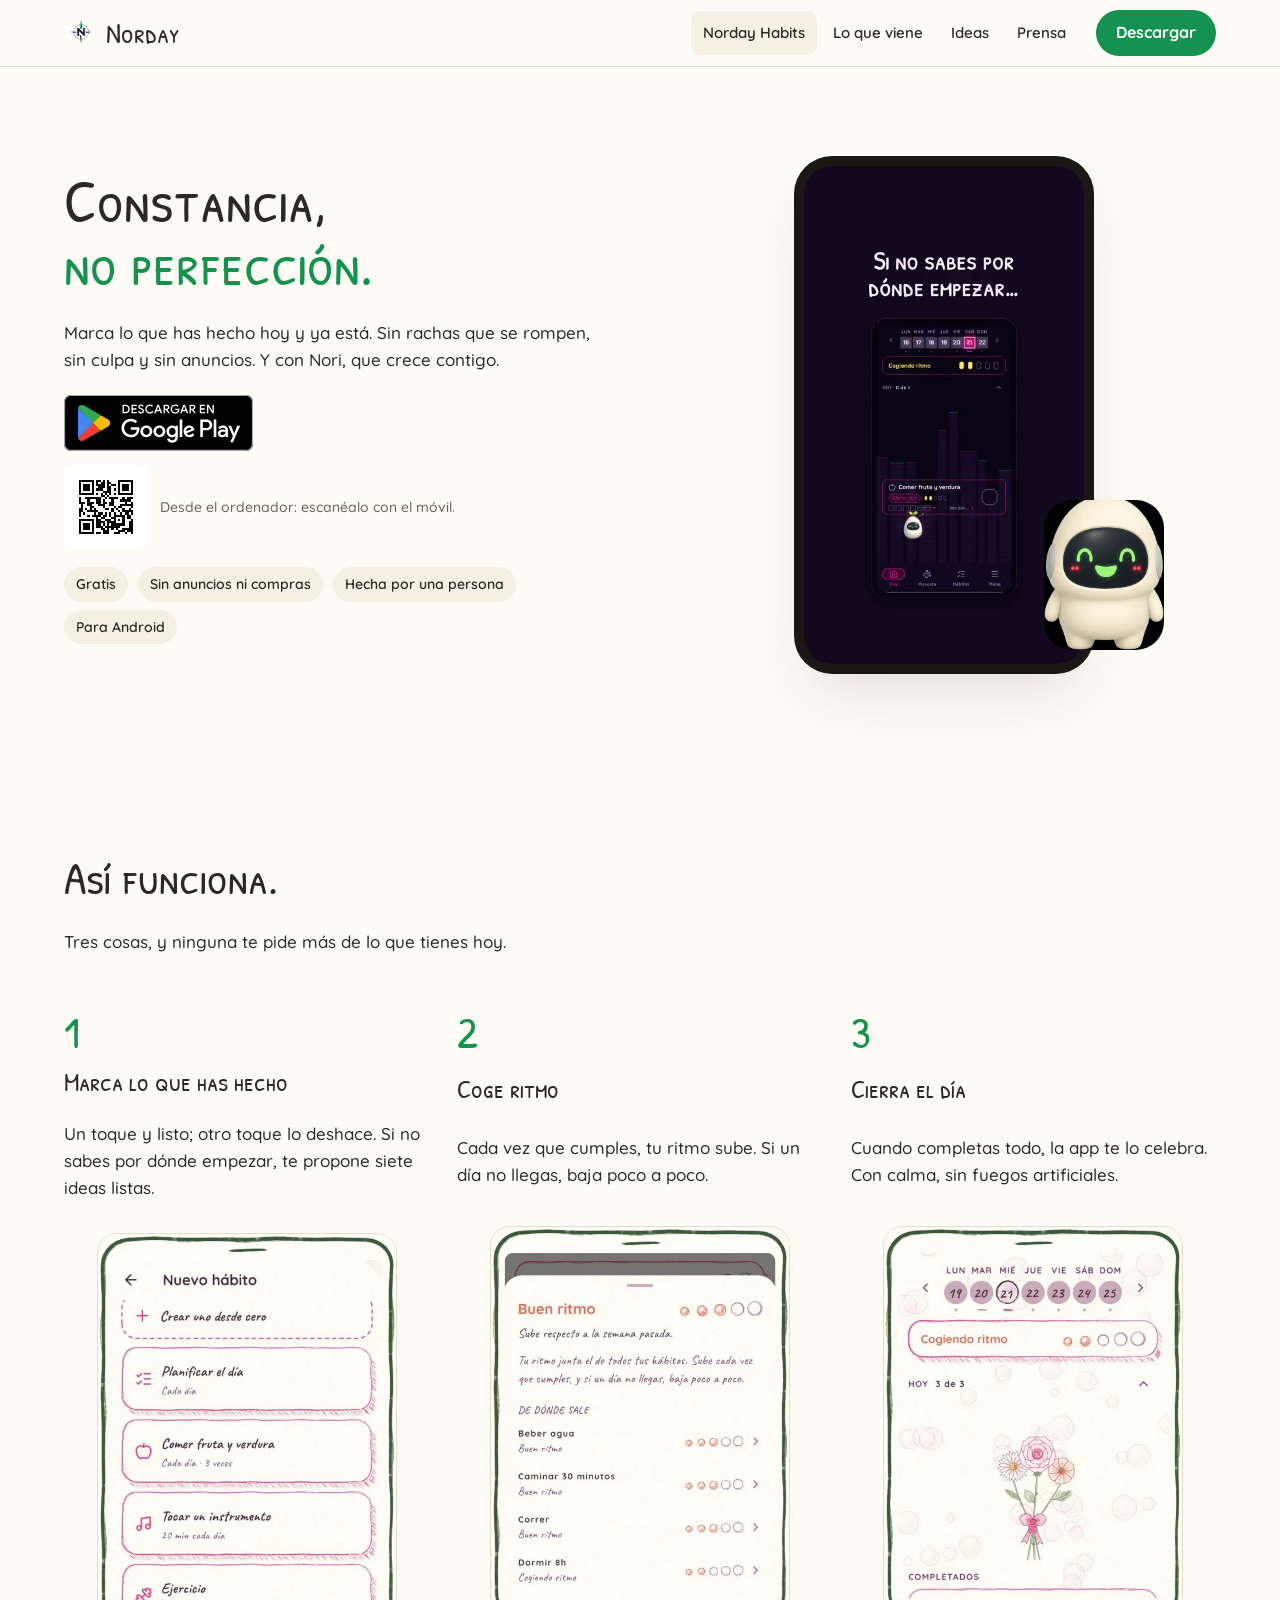
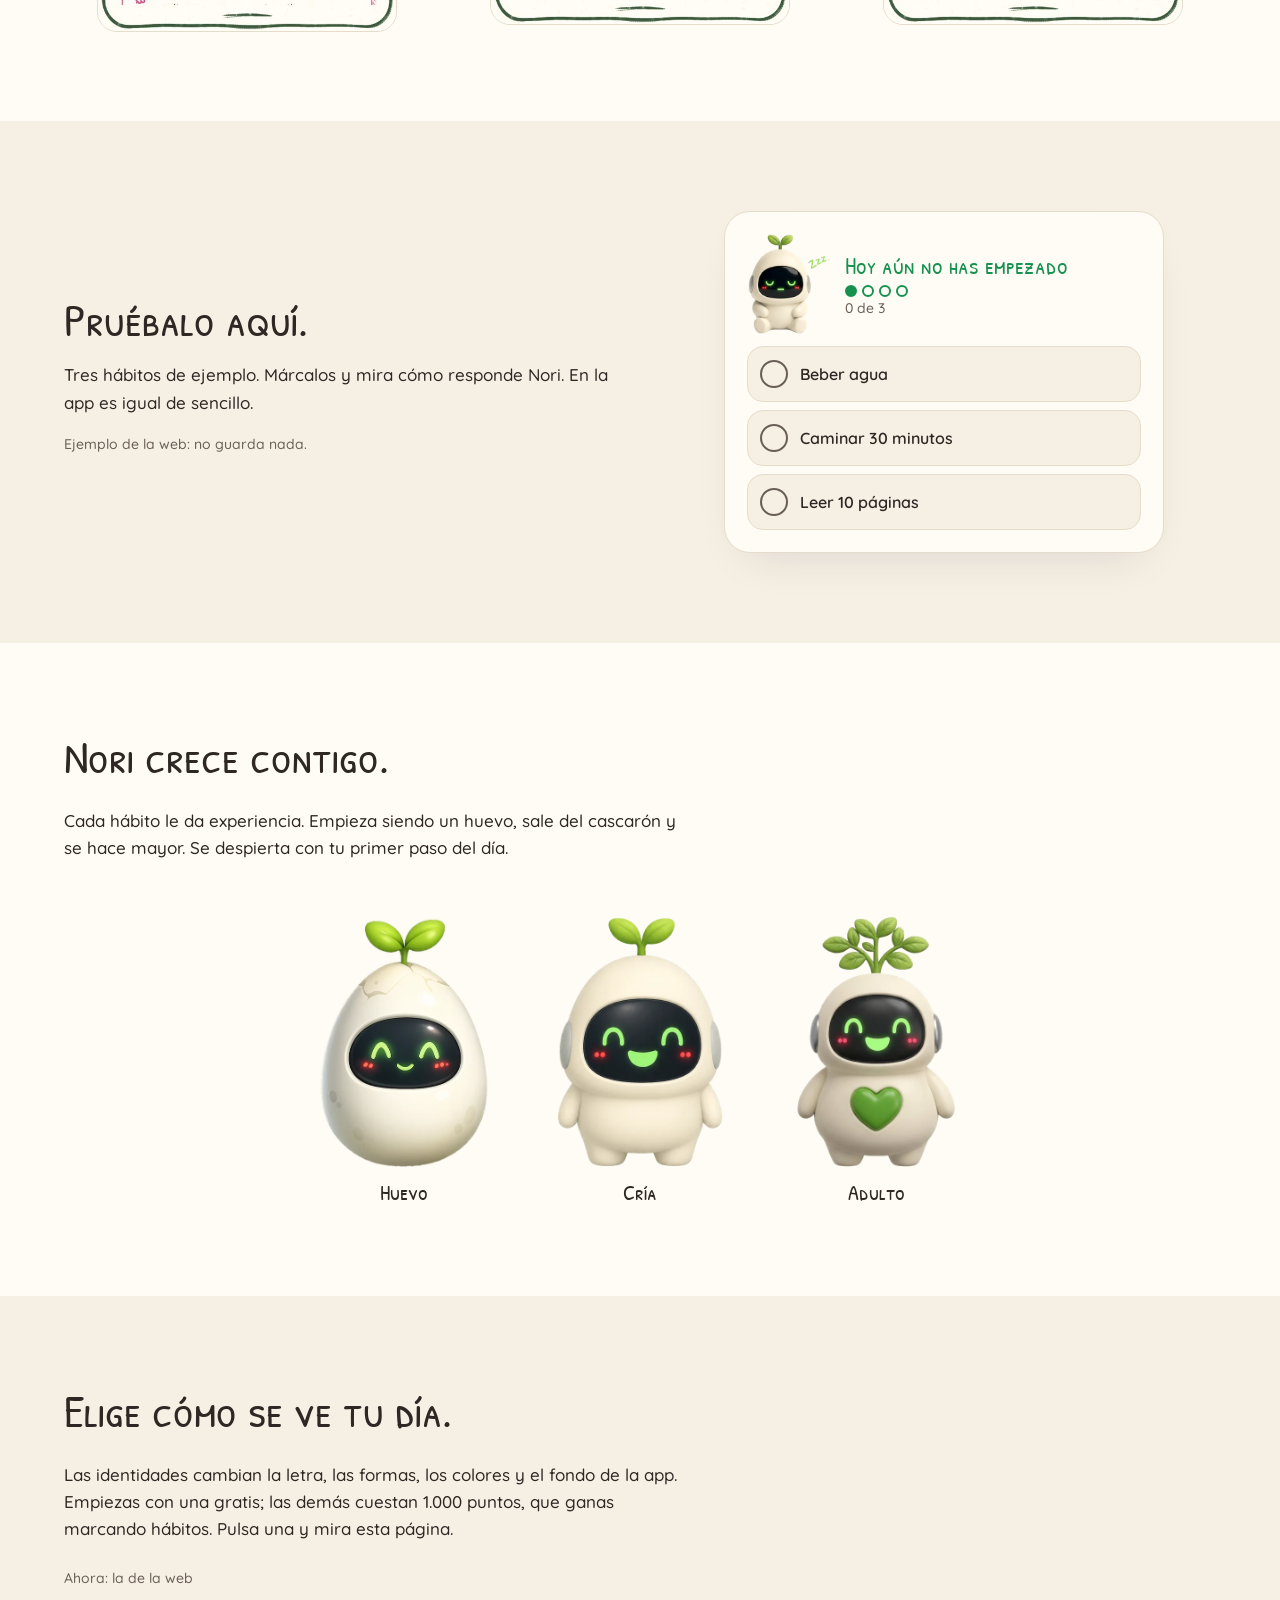
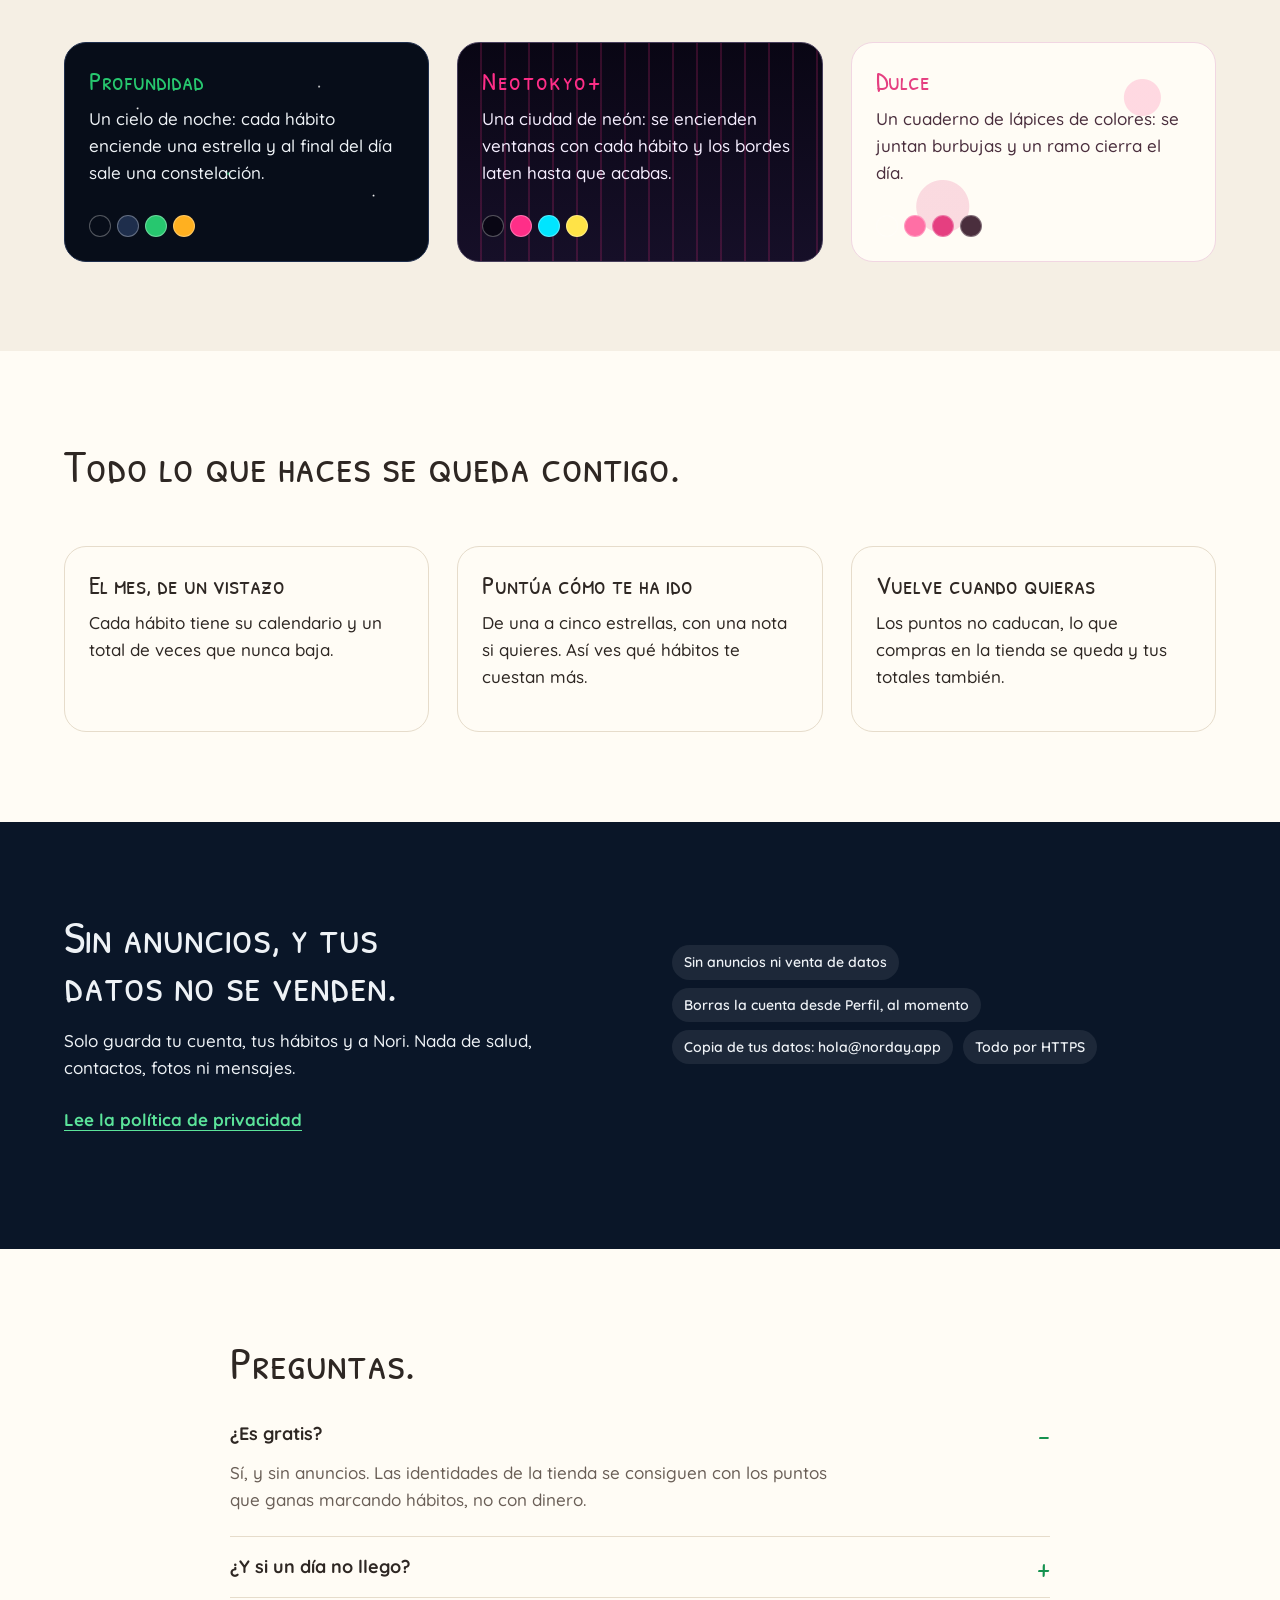
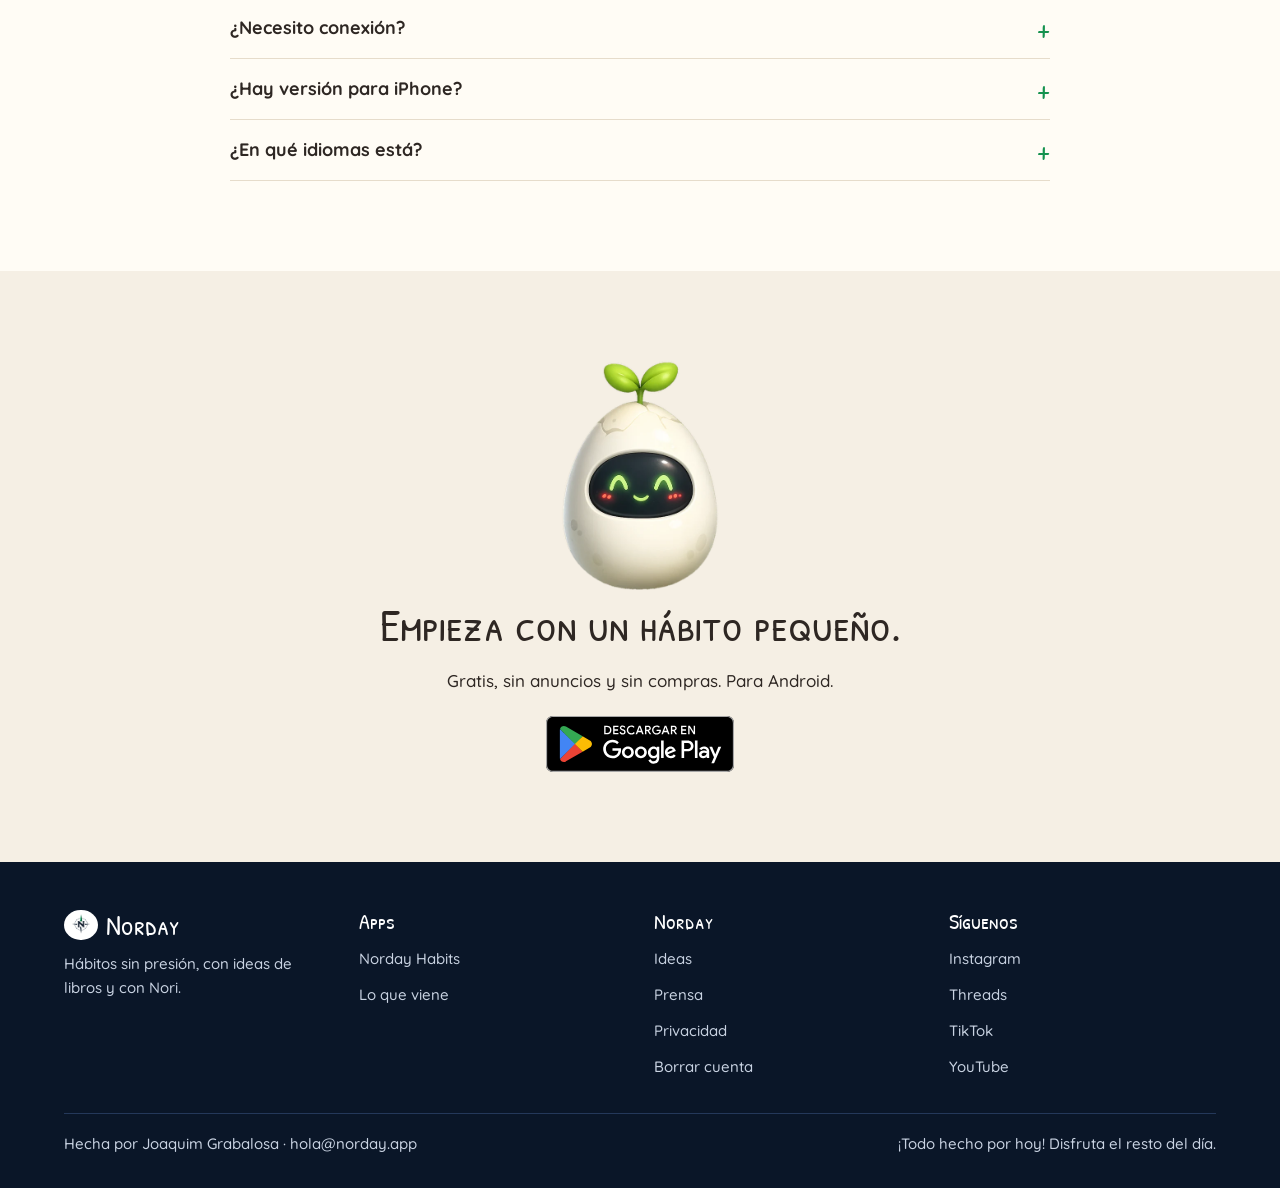
<file: habits.html>
<!DOCTYPE html>
<html lang="es">
<head>
<meta charset="utf-8">
<meta name="viewport" content="width=device-width, initial-scale=1">
<title>Norday Habits · Constancia, no perfección</title>
<meta name="description" content="Marca lo que has hecho hoy y ya está. Sin rachas que se rompen, sin culpa y sin anuncios. Con Nori, que crece contigo. Gratis en Google Play.">
<meta name="theme-color" content="#FFFCF5">
<link rel="icon" href="img/icono-192.png">
<link rel="stylesheet" href="css/sitio.css">
<script type="application/ld+json">
{"@context":"https://schema.org","@graph":[
 {"@type":"MobileApplication","name":"Norday Habits","operatingSystem":"Android","applicationCategory":"HealthApplication","description":"Marca lo que has hecho hoy y ya está. Sin rachas que se rompen, sin culpa y sin anuncios.","inLanguage":["es","en","pt"],"offers":{"@type":"Offer","price":"0","priceCurrency":"EUR"},"installUrl":"https://play.google.com/store/apps/details?id=com.norday.habitos","author":{"@type":"Person","name":"Joaquim Grabalosa"}},
 {"@type":"FAQPage","mainEntity":[
  {"@type":"Question","name":"¿Es gratis?","acceptedAnswer":{"@type":"Answer","text":"Sí, y sin anuncios. Las identidades de la tienda se consiguen con los puntos que ganas marcando hábitos, no con dinero."}},
  {"@type":"Question","name":"¿Y si un día no llego?","acceptedAnswer":{"@type":"Answer","text":"No pasa nada: no hay racha que se rompa. El día se queda vacío, sin rojo, y tu ritmo baja poco a poco hasta tu siguiente paso."}},
  {"@type":"Question","name":"¿Necesito conexión?","acceptedAnswer":{"@type":"Answer","text":"Sí. Tus hábitos se guardan en tu cuenta y no solo en el móvil, así que si cambias de teléfono entras con tu cuenta y lo tienes todo."}},
  {"@type":"Question","name":"¿Hay versión para iPhone?","acceptedAnswer":{"@type":"Answer","text":"Todavía no. Por ahora Norday Habits es solo para Android."}},
  {"@type":"Question","name":"¿En qué idiomas está?","acceptedAnswer":{"@type":"Answer","text":"En español, inglés y portugués."}}]}
]}
</script>
</head>
<body>
<header class="cab">
  <a class="marca" href="index.html"><img src="img/simbolo.png" alt="">Norday</a>
  <button class="abre" type="button" aria-expanded="false" aria-controls="menu">Menú</button>
  <ul class="menu" id="menu">
    <li><a href="habits.html">Norday Habits</a></li>
    <li><a href="apps.html">Lo que viene</a></li>
    <li><a href="ideas.html">Ideas</a></li>
    <li><a href="prensa.html">Prensa</a></li>
  </ul>
  <a class="btn" href="https://norday.app/web">Descargar</a>
</header>
<main data-id="dulce-papel">
  <section class="band tinte" aria-labelledby="t-hero">
    <div class="cont dos">
      <div>
        <h1 id="t-hero">Constancia, <span class="verde">no perfección.</span></h1>
        <p>Marca lo que has hecho hoy y ya está. Sin rachas que se rompen, sin culpa y sin anuncios. Y con Nori, que crece contigo.</p>
        <div class="acciones">
          <a class="insignia" href="https://norday.app/web"><img src="img/insignia-play-es.svg" alt="Disponible en Google Play"></a>
          <div class="qr"><img src="img/qr.svg" alt="Código QR para descargar Norday Habits">Desde el ordenador: escanéalo con el móvil.</div>
        </div>
        <ul class="sellos"><li>Gratis</li><li>Sin anuncios ni compras</li><li>Hecha por una persona</li><li>Para Android</li></ul>
      </div>
      <div class="movil">
        <video src="media/demo-ideas.mp4" poster="img/demo-poster.jpg" autoplay muted loop playsinline aria-label="Vídeo: crear un hábito desde una idea y cerrar el día en Norday Habits"></video>
        <div class="asoma nori vivo" aria-hidden="true"><img src="img/nori-cria-sonriente.webp" alt=""></div>
      </div>
    </div>
  </section>

  <section class="band" aria-labelledby="t-como">
    <div class="cont">
      <div class="cabeza"><h2 id="t-como">Así funciona.</h2><p>Tres cosas, y ninguna te pide más de lo que tienes hoy.</p></div>
      <div class="rejilla">
        <div class="paso-app"><span class="num">1</span><h3>Marca lo que has hecho</h3><p>Un toque y listo; otro toque lo deshace. Si no sabes por dónde empezar, te propone siete ideas listas.</p><img src="img/app-ideas.webp" alt="Pantalla de nuevo hábito con ideas listas: planificar el día, comer fruta y verdura, tocar un instrumento" loading="lazy"></div>
        <div class="paso-app"><span class="num">2</span><h3>Coge ritmo</h3><p>Cada vez que cumples, tu ritmo sube. Si un día no llegas, baja poco a poco.</p><img src="img/app-ritmo.webp" alt="Pantalla del ritmo: buen ritmo, con lo que sube y baja cada hábito" loading="lazy"></div>
        <div class="paso-app"><span class="num">3</span><h3>Cierra el día</h3><p>Cuando completas todo, la app te lo celebra. Con calma, sin fuegos artificiales.</p><img src="img/app-cierre.webp" alt="Pantalla del cierre del día con un ramo de flores dibujado" loading="lazy"></div>
      </div>
    </div>
  </section>

  <section class="band papel2" aria-labelledby="t-prueba">
    <div class="cont dos">
      <div>
        <h2 id="t-prueba">Pruébalo aquí.</h2>
        <p>Tres hábitos de ejemplo. Márcalos y mira cómo responde Nori. En la app es igual de sencillo.</p>
        <p class="nota">Ejemplo de la web: no guarda nada.</p>
      </div>
      <div class="prueba" id="prueba">
        <div class="arriba">
          <div class="nori vivo"><img id="prueba-nori" src="img/nori-cria-dormido.webp" alt="Nori, dormido hasta tu primer paso"></div>
          <div><div class="ritmo" id="ritmo" aria-live="polite">Hoy aún no has empezado</div><div class="puntos" aria-hidden="true"><i></i><i></i><i></i><i></i></div><div class="nota" id="cuenta">0 de 3</div></div>
        </div>
        <button class="habito" type="button" aria-pressed="false"><span class="check" aria-hidden="true"></span>Beber agua</button>
        <button class="habito" type="button" aria-pressed="false"><span class="check" aria-hidden="true"></span>Caminar 30 minutos</button>
        <button class="habito" type="button" aria-pressed="false"><span class="check" aria-hidden="true"></span>Leer 10 páginas</button>
      </div>
    </div>
  </section>

  <section class="band" aria-labelledby="t-nori">
    <div class="cont">
      <div class="cabeza"><h2 id="t-nori">Nori crece contigo.</h2><p>Cada hábito le da experiencia. Empieza siendo un huevo, sale del cascarón y se hace mayor. Se despierta con tu primer paso del día.</p></div>
      <div class="etapas">
        <figure><div class="nori vivo huevo"><img src="img/nori-huevo-sonriente.webp" alt="Nori huevo"></div><figcaption>Huevo</figcaption></figure>
        <figure><div class="nori vivo"><img src="img/nori-cria-sonriente.webp" alt="Nori cría"></div><figcaption>Cría</figcaption></figure>
        <figure><div class="nori vivo"><img src="img/nori-adulto-sonriente.webp" alt="Nori adulto"></div><figcaption>Adulto</figcaption></figure>
      </div>
    </div>
  </section>

  <section class="band papel2 idents" aria-labelledby="t-ids">
    <div class="cont">
      <div class="cabeza"><h2 id="t-ids">Elige cómo se ve tu día.</h2><p>Las identidades cambian la letra, las formas, los colores y el fondo de la app. Empiezas con una gratis; las demás cuestan 1.000 puntos, que ganas marcando hábitos. Pulsa una y mira esta página.</p><p class="nota">Ahora: <span id="id-nombre">la de la web</span></p></div>
      <div class="rejilla">
        <button class="tarjeta id-cielo" type="button" data-pon="profundidad" aria-pressed="false"><h3>Profundidad</h3><p>Un cielo de noche: cada hábito enciende una estrella y al final del día sale una constelación.</p><span class="swatch"><i></i><i></i><i></i><i></i></span></button>
        <button class="tarjeta id-neon" type="button" data-pon="neotokyo" aria-pressed="false"><h3>Neotokyo+</h3><p>Una ciudad de neón: se encienden ventanas con cada hábito y los bordes laten hasta que acabas.</p><span class="swatch"><i></i><i></i><i></i><i></i></span></button>
        <button class="tarjeta id-dulce" type="button" data-pon="dulce" aria-pressed="false"><h3>Dulce</h3><p>Un cuaderno de lápices de colores: se juntan burbujas y un ramo cierra el día.</p><span class="swatch"><i></i><i></i><i></i><i></i></span></button>
      </div>
    </div>
  </section>

  <section class="band" aria-labelledby="t-queda">
    <div class="cont">
      <div class="cabeza"><h2 id="t-queda">Todo lo que haces se queda contigo.</h2></div>
      <div class="rejilla">
        <article class="tarjeta"><h3>El mes, de un vistazo</h3><p>Cada hábito tiene su calendario y un total de veces que nunca baja.</p></article>
        <article class="tarjeta"><h3>Puntúa cómo te ha ido</h3><p>De una a cinco estrellas, con una nota si quieres. Así ves qué hábitos te cuestan más.</p></article>
        <article class="tarjeta"><h3>Vuelve cuando quieras</h3><p>Los puntos no caducan, lo que compras en la tienda se queda y tus totales también.</p></article>
      </div>
    </div>
  </section>

  <section class="band noche" aria-labelledby="t-datos">
    <div class="cont dos">
      <div>
        <h2 id="t-datos">Sin anuncios, y tus datos no se venden.</h2>
        <p>Solo guarda tu cuenta, tus hábitos y a Nori. Nada de salud, contactos, fotos ni mensajes.</p>
      </div>
      <ul class="sellos sin-margen">
        <li>Sin anuncios ni venta de datos</li><li>Borras la cuenta desde Perfil, al momento</li><li>Copia de tus datos: hola@norday.app</li><li>Todo por HTTPS</li>
      </ul>
    </div>
    <p class="cont"><a class="enlace" href="https://norday.app/privacidad.html">Lee la política de privacidad</a></p>
  </section>

  <section class="band dudas" aria-labelledby="t-dudas">
    <div class="cont estrecho">
      <h2 id="t-dudas">Preguntas.</h2>
      <details open><summary>¿Es gratis?</summary><p>Sí, y sin anuncios. Las identidades de la tienda se consiguen con los puntos que ganas marcando hábitos, no con dinero.</p></details>
      <details><summary>¿Y si un día no llego?</summary><p>No pasa nada: no hay racha que se rompa. El día se queda vacío, sin rojo, y tu ritmo baja poco a poco hasta tu siguiente paso.</p></details>
      <details><summary>¿Necesito conexión?</summary><p>Sí. Tus hábitos se guardan en tu cuenta y no solo en el móvil, así que si cambias de teléfono entras con tu cuenta y lo tienes todo.</p></details>
      <details><summary>¿Hay versión para iPhone?</summary><p>Todavía no. Por ahora Norday Habits es solo para Android.</p></details>
      <details><summary>¿En qué idiomas está?</summary><p>En español, inglés y portugués.</p></details>
    </div>
  </section>

  <section class="band papel2 final" aria-labelledby="t-fin">
    <div class="nori vivo" data-celebra><img src="img/nori-huevo-sonriente.webp" data-alt="img/nori-huevo-exultante.webp" alt="Nori huevo"></div>
    <h2 id="t-fin">Empieza con un hábito pequeño.</h2>
    <p>Gratis, sin anuncios y sin compras. Para Android.</p>
    <div class="acciones"><a class="insignia" href="https://norday.app/web" data-celebra-btn><img src="img/insignia-play-es.svg" alt="Disponible en Google Play"></a></div>
  </section>
</main>
<footer class="pie">
  <div class="cols">
    <div><a class="marca" href="index.html"><img src="img/simbolo.png" alt="">Norday</a><p class="lema">Hábitos sin presión, con ideas de libros y con Nori.</p></div>
    <div><h3>Apps</h3><ul><li><a href="habits.html">Norday Habits</a></li><li><a href="apps.html">Lo que viene</a></li></ul></div>
    <div><h3>Norday</h3><ul><li><a href="ideas.html">Ideas</a></li><li><a href="prensa.html">Prensa</a></li><li><a href="https://norday.app/privacidad.html">Privacidad</a></li><li><a href="https://norday.app/eliminar-cuenta.html">Borrar cuenta</a></li></ul></div>
    <div><h3>Síguenos</h3><ul><li><a href="https://www.instagram.com/nordayapp/">Instagram</a></li><li><a href="https://www.threads.net/@nordayapp">Threads</a></li><li><a href="https://www.tiktok.com/@nordayapp">TikTok</a></li><li><a href="https://www.youtube.com/@nordayapp">YouTube</a></li></ul></div>
  </div>
  <div class="ultima"><span>Hecha por Joaquim Grabalosa · hola@norday.app</span><span>¡Todo hecho por hoy! Disfruta el resto del día.</span></div>
</footer>
<script src="js/sitio.js"></script>
</body>
</html>
</file>
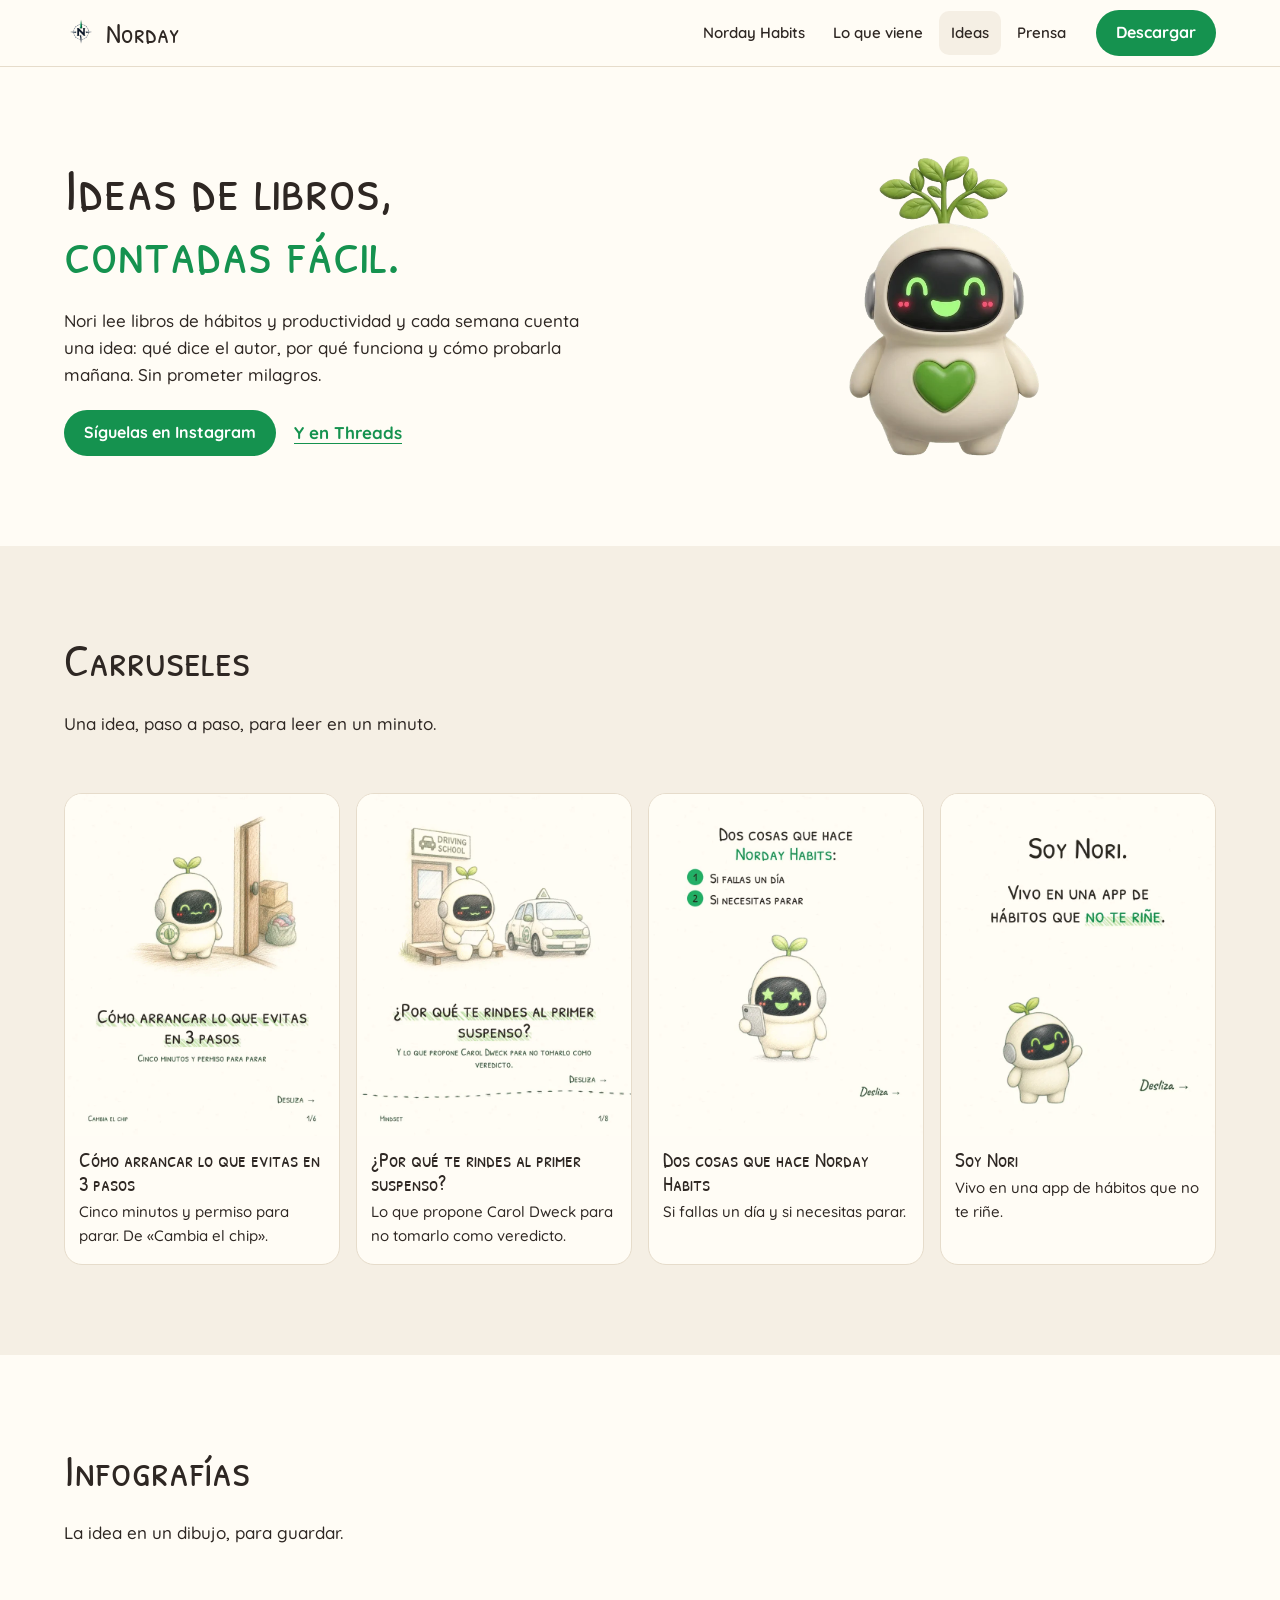
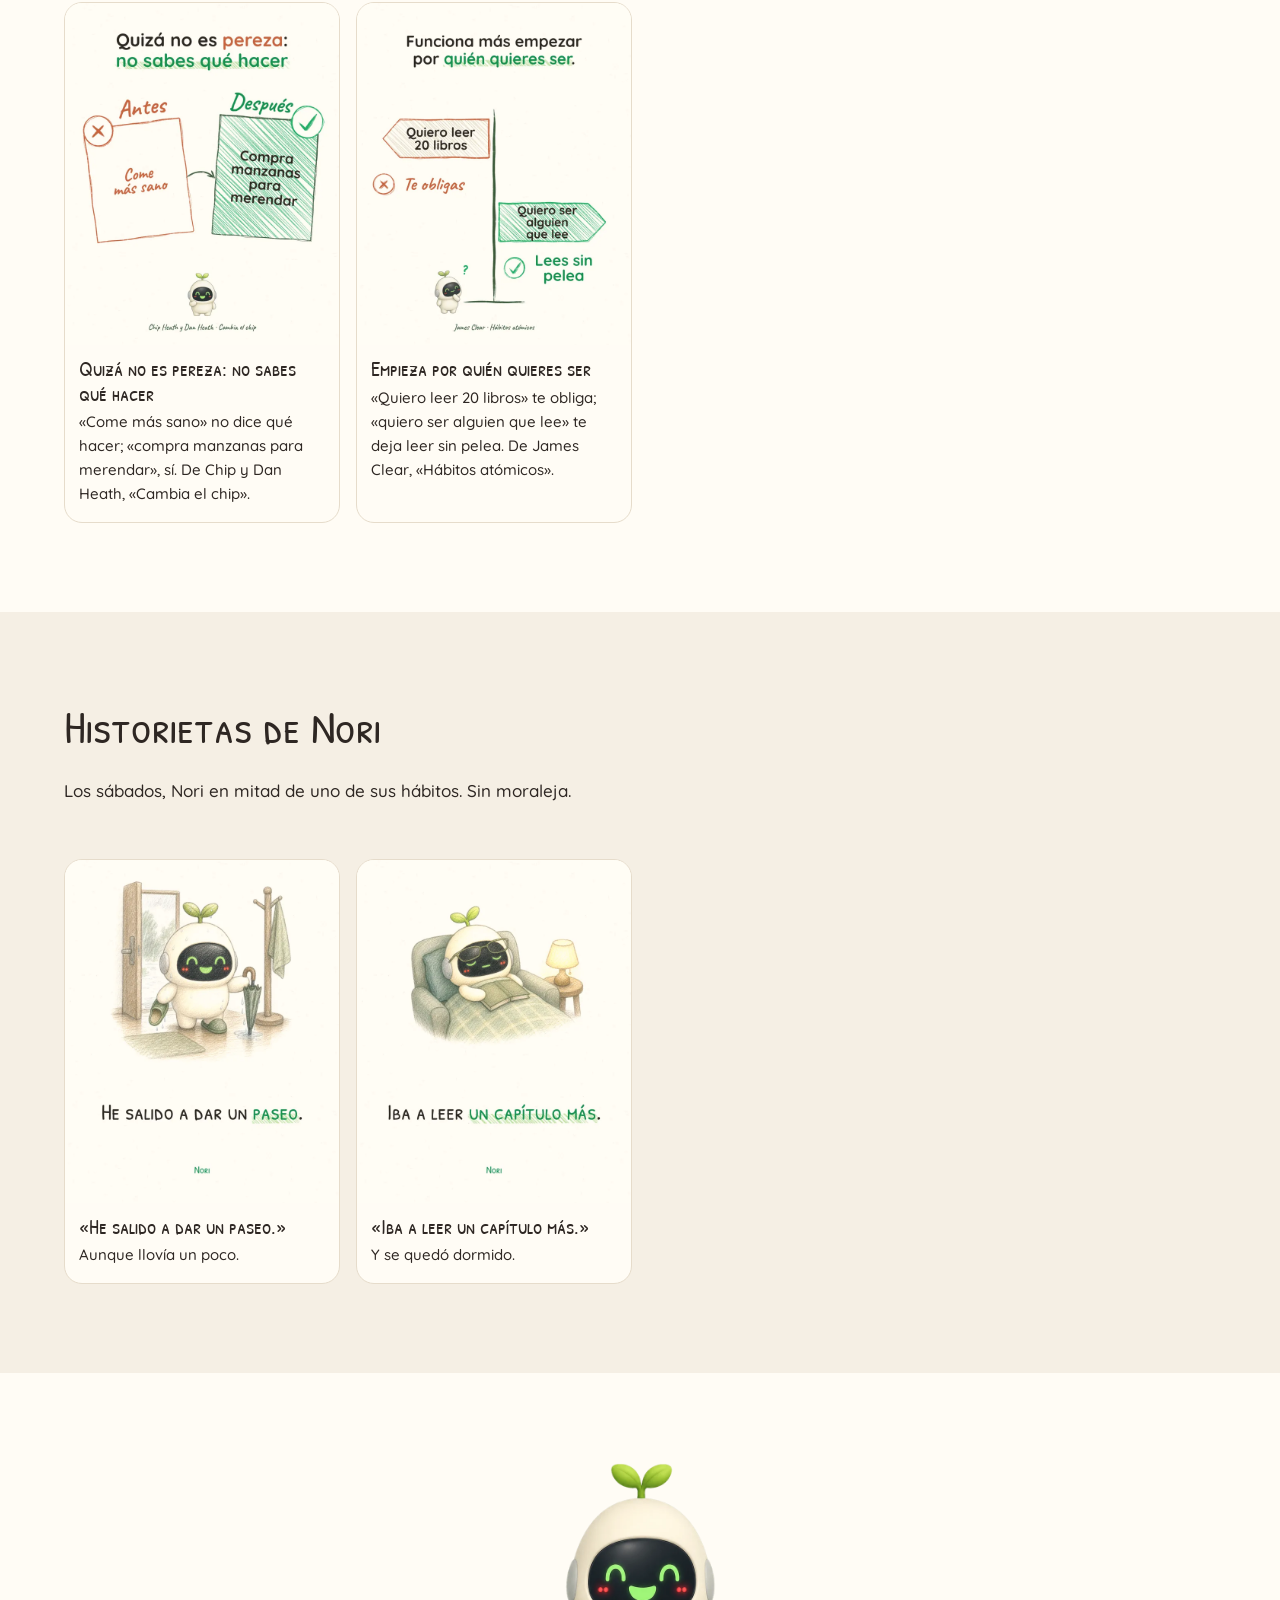
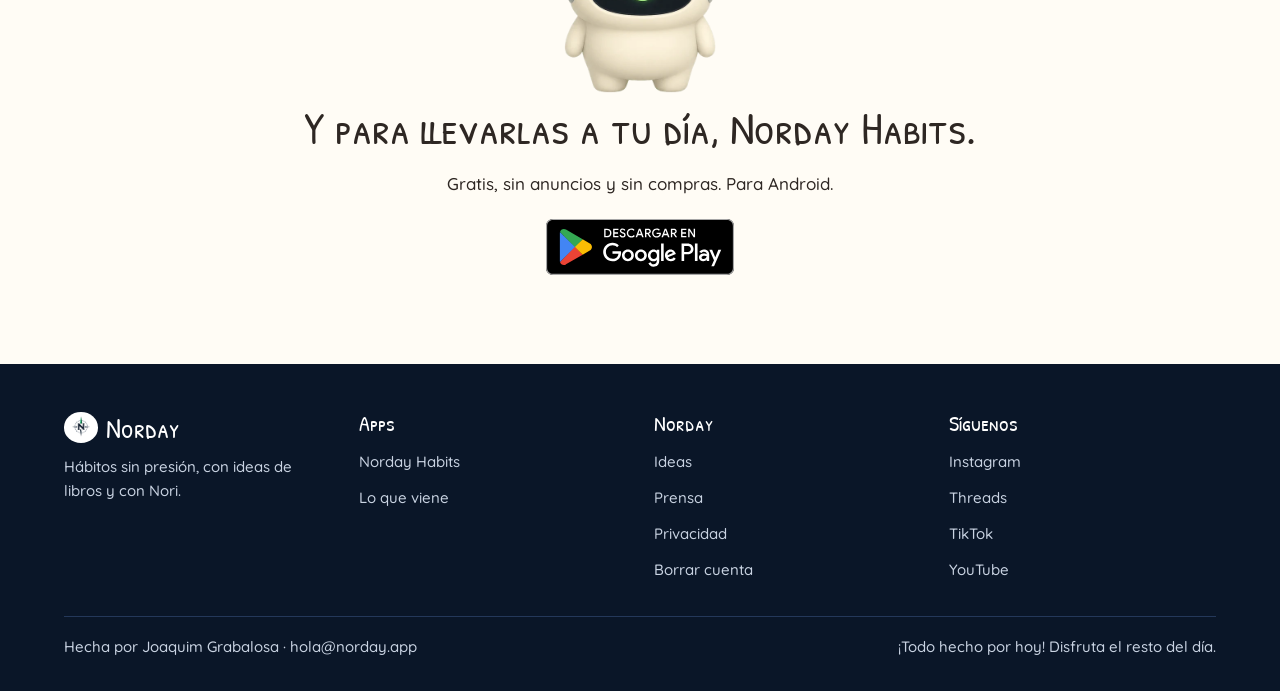
<file: ideas.html>
<!DOCTYPE html>
<html lang="es">
<head>
<meta charset="utf-8">
<meta name="viewport" content="width=device-width, initial-scale=1">
<title>Ideas de libros · Norday</title>
<meta name="description" content="Las ideas de libros de hábitos que Nori cuenta cada semana: carruseles, infografías e historietas.">
<meta name="theme-color" content="#FFFCF5">
<link rel="icon" href="img/icono-192.png">
<link rel="stylesheet" href="css/sitio.css">
</head>
<body>
<header class="cab">
  <a class="marca" href="index.html"><img src="img/simbolo.png" alt="">Norday</a>
  <button class="abre" type="button" aria-expanded="false" aria-controls="menu">Menú</button>
  <ul class="menu" id="menu">
    <li><a href="habits.html">Norday Habits</a></li>
    <li><a href="apps.html">Lo que viene</a></li>
    <li><a href="ideas.html">Ideas</a></li>
    <li><a href="prensa.html">Prensa</a></li>
  </ul>
  <a class="btn" href="https://norday.app/web">Descargar</a>
</header>
<main>
  <section class="band" aria-labelledby="t-ideas">
    <div class="cont dos">
      <div>
        <h1 id="t-ideas">Ideas de libros, <span class="verde">contadas fácil.</span></h1>
        <p>Nori lee libros de hábitos y productividad y cada semana cuenta una idea: qué dice el autor, por qué funciona y cómo probarla mañana. Sin prometer milagros.</p>
        <div class="acciones"><a class="btn" href="https://www.instagram.com/nordayapp/">Síguelas en Instagram</a><a class="enlace" href="https://www.threads.net/@nordayapp">Y en Threads</a></div>
      </div>
      <div class="nori vivo alto-300"><img src="img/nori-adulto-sonriente.webp" alt="Nori adulto"></div>
    </div>
  </section>

  <section class="band papel2" aria-labelledby="t-car">
    <div class="cont">
      <div class="cabeza"><h2 id="t-car">Carruseles</h2><p>Una idea, paso a paso, para leer en un minuto.</p></div>
      <div class="galeria">
        <figure class="pieza"><img src="img/idea-arrancar.webp" alt="Portada: cómo arrancar lo que evitas en 3 pasos, con Nori junto a una puerta" loading="lazy"><figcaption><b>Cómo arrancar lo que evitas en 3 pasos</b>Cinco minutos y permiso para parar. De «Cambia el chip».</figcaption></figure>
        <figure class="pieza"><img src="img/idea-rindes.webp" alt="Portada: ¿por qué te rindes al primer suspenso?, con Nori en una autoescuela" loading="lazy"><figcaption><b>¿Por qué te rindes al primer suspenso?</b>Lo que propone Carol Dweck para no tomarlo como veredicto.</figcaption></figure>
        <figure class="pieza"><img src="img/idea-dos-cosas.webp" alt="Portada: dos cosas que hace Norday Habits, si fallas un día y si necesitas parar" loading="lazy"><figcaption><b>Dos cosas que hace Norday Habits</b>Si fallas un día y si necesitas parar.</figcaption></figure>
        <figure class="pieza"><img src="img/idea-soy-nori.webp" alt="Soy Nori. Vivo en una app de hábitos que no te riñe." loading="lazy"><figcaption><b>Soy Nori</b>Vivo en una app de hábitos que no te riñe.</figcaption></figure>
      </div>
    </div>
  </section>

  <section class="band" aria-labelledby="t-inf">
    <div class="cont">
      <div class="cabeza"><h2 id="t-inf">Infografías</h2><p>La idea en un dibujo, para guardar.</p></div>
      <div class="galeria">
        <figure class="pieza"><img src="img/idea-pereza.webp" alt="Infografía: quizá no es pereza, no sabes qué hacer. Antes: come más sano; después: compra manzanas para merendar" loading="lazy"><figcaption><b>Quizá no es pereza: no sabes qué hacer</b>«Come más sano» no dice qué hacer; «compra manzanas para merendar», sí. De Chip y Dan Heath, «Cambia el chip».</figcaption></figure>
        <figure class="pieza"><img src="img/idea-quien.webp" alt="Infografía: funciona más empezar por quién quieres ser. Quiero leer 20 libros frente a quiero ser alguien que lee" loading="lazy"><figcaption><b>Empieza por quién quieres ser</b>«Quiero leer 20 libros» te obliga; «quiero ser alguien que lee» te deja leer sin pelea. De James Clear, «Hábitos atómicos».</figcaption></figure>
      </div>
    </div>
  </section>

  <section class="band papel2" aria-labelledby="t-his">
    <div class="cont">
      <div class="cabeza"><h2 id="t-his">Historietas de Nori</h2><p>Los sábados, Nori en mitad de uno de sus hábitos. Sin moraleja.</p></div>
      <div class="galeria">
        <figure class="pieza"><img src="img/idea-paseo.webp" alt="Nori vuelve a casa con un paraguas mojado: He salido a dar un paseo." loading="lazy"><figcaption><b>«He salido a dar un paseo.»</b>Aunque llovía un poco.</figcaption></figure>
        <figure class="pieza"><img src="img/idea-capitulo.webp" alt="Nori dormido en un sillón con un libro y gafas: Iba a leer un capítulo más." loading="lazy"><figcaption><b>«Iba a leer un capítulo más.»</b>Y se quedó dormido.</figcaption></figure>
      </div>
    </div>
  </section>

  <section class="band final" aria-labelledby="t-fin">
    <div class="nori vivo" data-celebra><img src="img/nori-cria-sonriente.webp" data-alt="img/nori-cria-exultante.webp" alt="Nori"></div>
    <h2 id="t-fin">Y para llevarlas a tu día, Norday Habits.</h2>
    <p>Gratis, sin anuncios y sin compras. Para Android.</p>
    <div class="acciones"><a class="insignia" href="https://norday.app/web" data-celebra-btn><img src="img/insignia-play-es.svg" alt="Disponible en Google Play"></a></div>
  </section>
</main>
<footer class="pie">
  <div class="cols">
    <div><a class="marca" href="index.html"><img src="img/simbolo.png" alt="">Norday</a><p class="lema">Hábitos sin presión, con ideas de libros y con Nori.</p></div>
    <div><h3>Apps</h3><ul><li><a href="habits.html">Norday Habits</a></li><li><a href="apps.html">Lo que viene</a></li></ul></div>
    <div><h3>Norday</h3><ul><li><a href="ideas.html">Ideas</a></li><li><a href="prensa.html">Prensa</a></li><li><a href="https://norday.app/privacidad.html">Privacidad</a></li><li><a href="https://norday.app/eliminar-cuenta.html">Borrar cuenta</a></li></ul></div>
    <div><h3>Síguenos</h3><ul><li><a href="https://www.instagram.com/nordayapp/">Instagram</a></li><li><a href="https://www.threads.net/@nordayapp">Threads</a></li><li><a href="https://www.tiktok.com/@nordayapp">TikTok</a></li><li><a href="https://www.youtube.com/@nordayapp">YouTube</a></li></ul></div>
  </div>
  <div class="ultima"><span>Hecha por Joaquim Grabalosa · hola@norday.app</span><span>¡Todo hecho por hoy! Disfruta el resto del día.</span></div>
</footer>
<script src="js/sitio.js"></script>
</body>
</html>
</file>
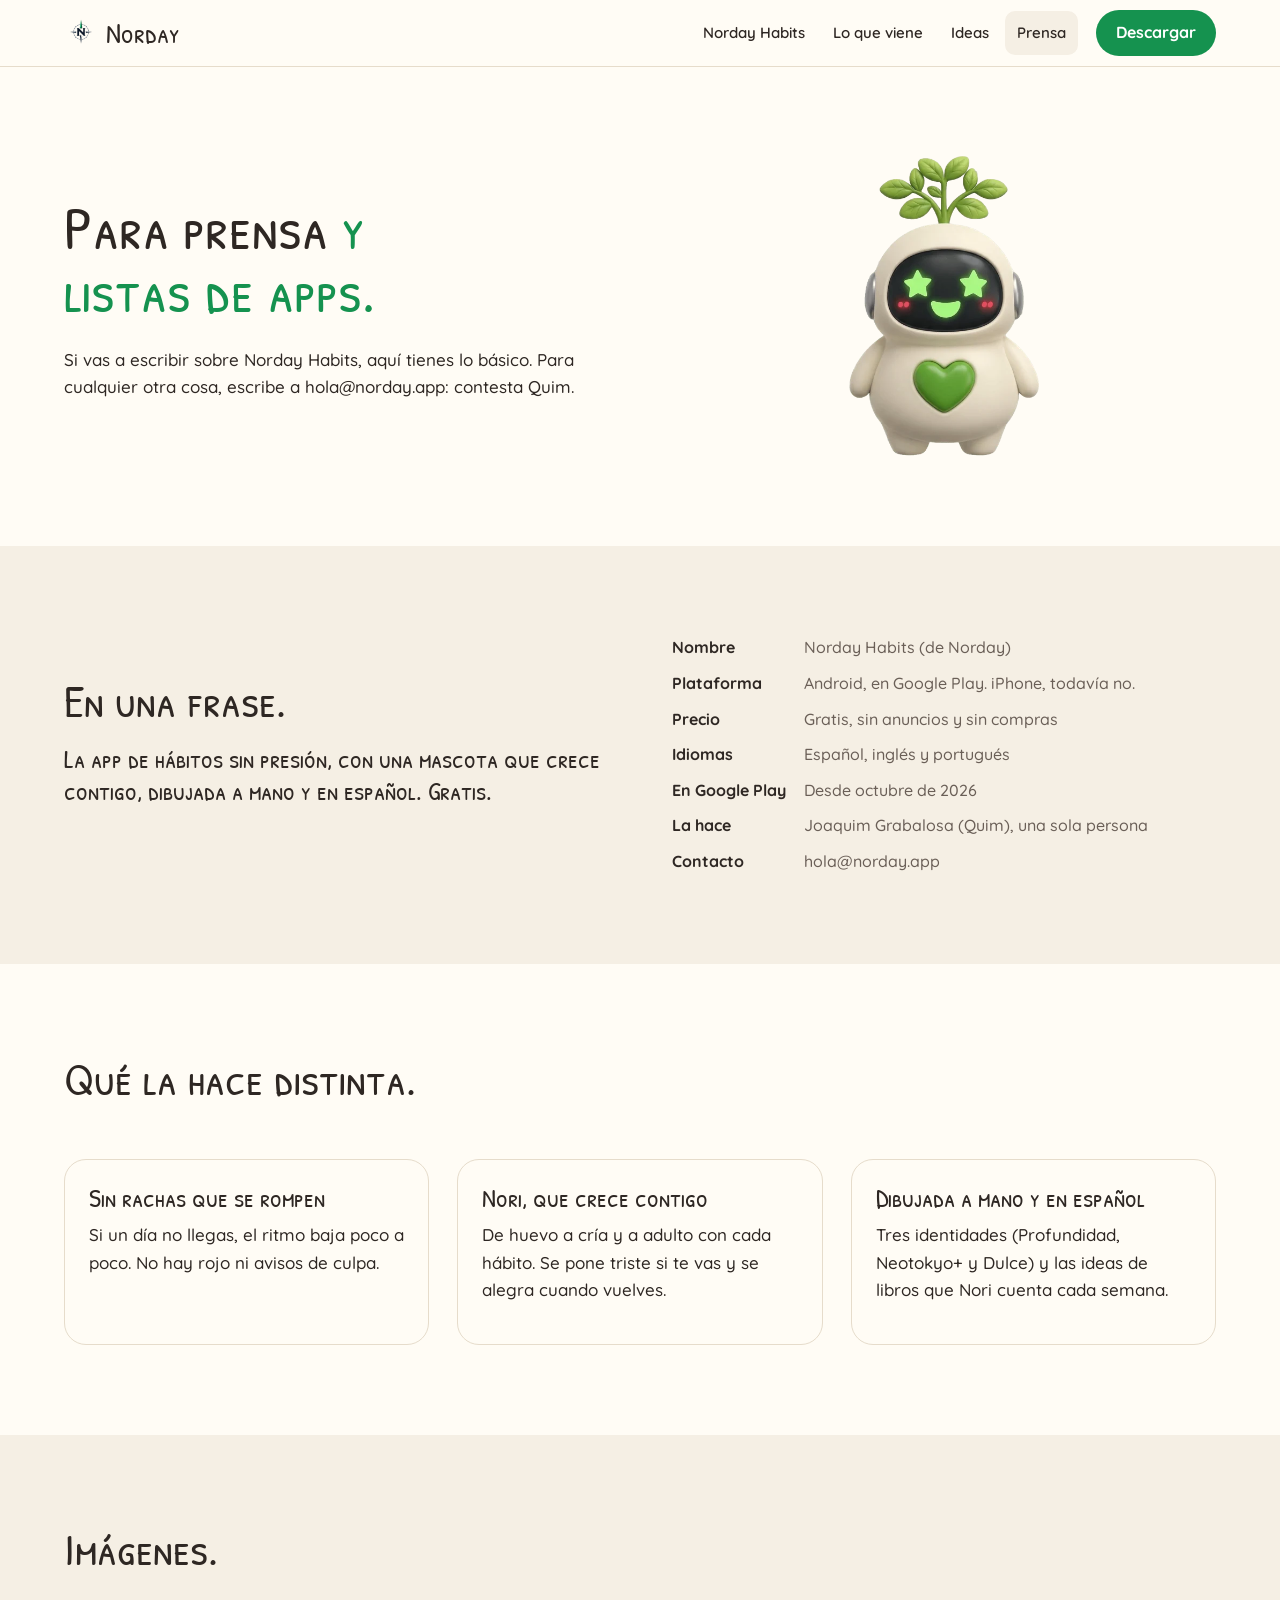
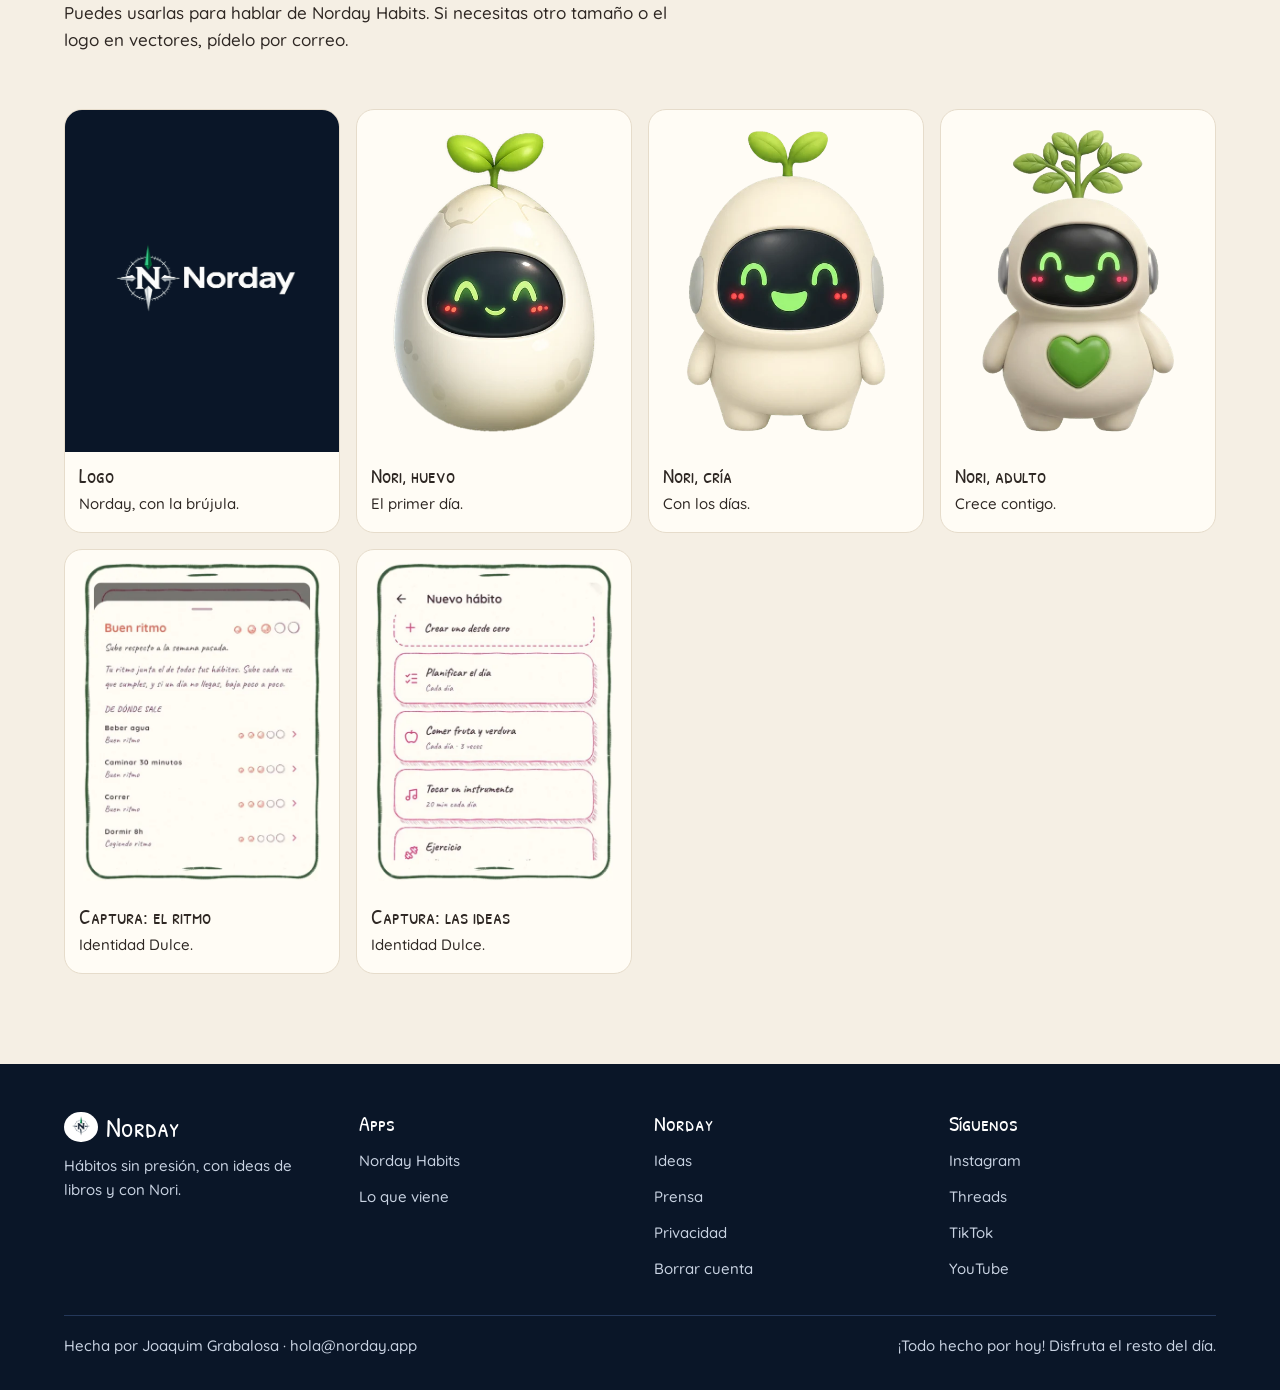
<file: prensa.html>
<!DOCTYPE html>
<html lang="es">
<head>
<meta charset="utf-8">
<meta name="viewport" content="width=device-width, initial-scale=1">
<title>Prensa · Norday</title>
<meta name="description" content="Kit de prensa de Norday y Norday Habits: qué es, datos, imágenes de Nori y contacto.">
<meta name="theme-color" content="#FFFCF5">
<link rel="icon" href="img/icono-192.png">
<link rel="stylesheet" href="css/sitio.css">
</head>
<body>
<header class="cab">
  <a class="marca" href="index.html"><img src="img/simbolo.png" alt="">Norday</a>
  <button class="abre" type="button" aria-expanded="false" aria-controls="menu">Menú</button>
  <ul class="menu" id="menu">
    <li><a href="habits.html">Norday Habits</a></li>
    <li><a href="apps.html">Lo que viene</a></li>
    <li><a href="ideas.html">Ideas</a></li>
    <li><a href="prensa.html">Prensa</a></li>
  </ul>
  <a class="btn" href="https://norday.app/web">Descargar</a>
</header>
<main>
  <section class="band" aria-labelledby="t-prensa">
    <div class="cont dos">
      <div>
        <h1 id="t-prensa">Para prensa <span class="verde">y listas de apps.</span></h1>
        <p>Si vas a escribir sobre Norday Habits, aquí tienes lo básico. Para cualquier otra cosa, escribe a hola@norday.app: contesta Quim.</p>
      </div>
      <div class="nori vivo alto-300"><img src="img/nori-adulto-exultante.webp" alt="Nori adulto, contento"></div>
    </div>
  </section>

  <section class="band papel2" aria-labelledby="t-que">
    <div class="cont dos">
      <div>
        <h2 id="t-que">En una frase.</h2>
        <p class="frase-grande">La app de hábitos sin presión, con una mascota que crece contigo, dibujada a mano y en español. Gratis.</p>
      </div>
      <dl class="datos">
        <dt>Nombre</dt><dd>Norday Habits (de Norday)</dd>
        <dt>Plataforma</dt><dd>Android, en Google Play. iPhone, todavía no.</dd>
        <dt>Precio</dt><dd>Gratis, sin anuncios y sin compras</dd>
        <dt>Idiomas</dt><dd>Español, inglés y portugués</dd>
        <dt>En Google Play</dt><dd>Desde octubre de 2026</dd>
        <dt>La hace</dt><dd>Joaquim Grabalosa (Quim), una sola persona</dd>
        <dt>Contacto</dt><dd>hola@norday.app</dd>
      </dl>
    </div>
  </section>

  <section class="band" aria-labelledby="t-dif">
    <div class="cont">
      <div class="cabeza"><h2 id="t-dif">Qué la hace distinta.</h2></div>
      <div class="rejilla">
        <article class="tarjeta"><h3>Sin rachas que se rompen</h3><p>Si un día no llegas, el ritmo baja poco a poco. No hay rojo ni avisos de culpa.</p></article>
        <article class="tarjeta"><h3>Nori, que crece contigo</h3><p>De huevo a cría y a adulto con cada hábito. Se pone triste si te vas y se alegra cuando vuelves.</p></article>
        <article class="tarjeta"><h3>Dibujada a mano y en español</h3><p>Tres identidades (Profundidad, Neotokyo+ y Dulce) y las ideas de libros que Nori cuenta cada semana.</p></article>
      </div>
    </div>
  </section>

  <section class="band papel2" aria-labelledby="t-img">
    <div class="cont">
      <div class="cabeza"><h2 id="t-img">Imágenes.</h2><p>Puedes usarlas para hablar de Norday Habits. Si necesitas otro tamaño o el logo en vectores, pídelo por correo.</p></div>
      <div class="galeria">
        <figure class="pieza"><img src="img/logo_horizontal.png" alt="Logo de Norday" class="contener fondo-noche" loading="lazy"><figcaption><b>Logo</b>Norday, con la brújula.</figcaption></figure>
        <figure class="pieza"><img src="img/nori-huevo-sonriente.webp" alt="Nori huevo" class="contener" loading="lazy"><figcaption><b>Nori, huevo</b>El primer día.</figcaption></figure>
        <figure class="pieza"><img src="img/nori-cria-sonriente.webp" alt="Nori cría" class="contener" loading="lazy"><figcaption><b>Nori, cría</b>Con los días.</figcaption></figure>
        <figure class="pieza"><img src="img/nori-adulto-sonriente.webp" alt="Nori adulto" class="contener" loading="lazy"><figcaption><b>Nori, adulto</b>Crece contigo.</figcaption></figure>
        <figure class="pieza"><img src="img/app-ritmo.webp" alt="Captura: el ritmo" class="contener fino" loading="lazy"><figcaption><b>Captura: el ritmo</b>Identidad Dulce.</figcaption></figure>
        <figure class="pieza"><img src="img/app-ideas.webp" alt="Captura: las ideas" class="contener fino" loading="lazy"><figcaption><b>Captura: las ideas</b>Identidad Dulce.</figcaption></figure>
      </div>
    </div>
  </section>
</main>
<footer class="pie">
  <div class="cols">
    <div><a class="marca" href="index.html"><img src="img/simbolo.png" alt="">Norday</a><p class="lema">Hábitos sin presión, con ideas de libros y con Nori.</p></div>
    <div><h3>Apps</h3><ul><li><a href="habits.html">Norday Habits</a></li><li><a href="apps.html">Lo que viene</a></li></ul></div>
    <div><h3>Norday</h3><ul><li><a href="ideas.html">Ideas</a></li><li><a href="prensa.html">Prensa</a></li><li><a href="https://norday.app/privacidad.html">Privacidad</a></li><li><a href="https://norday.app/eliminar-cuenta.html">Borrar cuenta</a></li></ul></div>
    <div><h3>Síguenos</h3><ul><li><a href="https://www.instagram.com/nordayapp/">Instagram</a></li><li><a href="https://www.threads.net/@nordayapp">Threads</a></li><li><a href="https://www.tiktok.com/@nordayapp">TikTok</a></li><li><a href="https://www.youtube.com/@nordayapp">YouTube</a></li></ul></div>
  </div>
  <div class="ultima"><span>Hecha por Joaquim Grabalosa · hola@norday.app</span><span>¡Todo hecho por hoy! Disfruta el resto del día.</span></div>
</footer>
<script src="js/sitio.js"></script>
</body>
</html>
</file>
<file: css/sitio.css>
/* VOICE: tranquila, tierna y clara, como la app: sin presión ni culpa.
   IDEA: un cuaderno de papel donde vive Nori; la web crece con él (huevo, cría, adulto).
   PICTURE: Nori grande, en 3D, con su sombra en el suelo; las piezas a lápiz como ilustraciones.
   COLOUR and TYPE: papel #FFFCF5, grafito #2E2723, verde #15924F y noche #0A1628 (la brújula); Patrick Hand SC + Quicksand.
   LAYOUT: Nori fijo a un lado mientras el texto pasa; bandas a todo el ancho; móvil primero. */
@import url('https://fonts.googleapis.com/css2?family=Patrick+Hand+SC&family=Quicksand:wght@500;600;700&display=swap');

:root{color-scheme:light dark;
  --bg:light-dark(#FFFCF5,#15120f);--bg2:light-dark(#F5EFE4,#201b17);--ink:light-dark(#2E2723,#f3ede4);
  --soft:light-dark(#6a5f57,#bdb1a5);--verde:light-dark(#15924F,#3fc47e);--verde-f:light-dark(#22B064,#2fa866);
  --noche:#0A1628;--noche2:#13233d;--linea:light-dark(#e6dccb,#3a322b);--sombra:light-dark(rgba(46,39,35,.16),rgba(0,0,0,.45))}
:root[data-theme=light]{color-scheme:light}:root[data-theme=dark]{color-scheme:dark}
*{box-sizing:border-box;min-width:0}
html{scroll-padding-top:80px}
body{margin:0;background:var(--bg);color:var(--ink);font:500 17px/1.6 Quicksand,system-ui,sans-serif;overflow-x:clip;-webkit-tap-highlight-color:transparent}
img,video{max-width:100%;display:block}
a{color:inherit}
h1,h2,h3{font-family:"Patrick Hand SC","Patrick Hand",system-ui,sans-serif;font-weight:400;line-height:1.05;text-wrap:balance;margin:0 0 .4em}
h1{font-size:clamp(38px,5.6vw,60px)}
h2{font-size:clamp(32px,4.2vw,46px)}
h3{font-size:26px}
p{margin:0 0 1em;max-width:62ch}
.verde{color:var(--verde)}
.band{padding:clamp(48px,7vw,104px) max(5vw,16px)}
.cont{max-width:1180px;margin-inline:auto}
.nota{font-size:14px;color:var(--soft)}
:focus-visible{outline:3px solid var(--verde);outline-offset:3px;border-radius:6px}

/* Cabecera */
.cab{position:sticky;top:0;z-index:20;display:flex;align-items:center;gap:18px;padding:10px max(5vw,16px);
  background:color-mix(in srgb,var(--bg) 88%,transparent);backdrop-filter:blur(10px);border-bottom:1px solid var(--linea)}
.marca{display:flex;align-items:center;gap:8px;text-decoration:none;font:400 28px/1 "Patrick Hand SC",sans-serif}
.marca img{width:34px;height:auto}
.menu{display:flex;gap:4px;margin-left:auto;list-style:none;padding:0;margin-block:0}
.menu a{display:block;padding:10px 12px;border-radius:10px;text-decoration:none;font-weight:600;font-size:15px}
.menu a:hover,.menu a[aria-current=page]{background:var(--bg2)}
.btn{display:inline-flex;align-items:center;justify-content:center;gap:8px;min-height:44px;padding:10px 20px;border-radius:999px;
  background:var(--verde);color:#fff;text-decoration:none;font-weight:700;font-size:16px;border:0;cursor:pointer}
.btn:hover{filter:brightness(1.08)}
.btn.claro{background:transparent;color:var(--ink);border:2px solid var(--ink)}
.abre{display:none;margin-left:auto;background:none;border:2px solid var(--ink);border-radius:10px;min-height:44px;padding:0 14px;font:700 15px Quicksand,system-ui,sans-serif;color:var(--ink)}
@media(max-width:820px){
  .abre{display:block}.cab .btn{display:none}
  .menu{display:none;position:absolute;left:0;right:0;top:100%;flex-direction:column;padding:8px max(5vw,16px) 16px;background:var(--bg);border-bottom:1px solid var(--linea)}
  .menu.abierto{display:flex}.menu a{padding:14px 12px;font-size:17px}
}
.insignia{display:inline-block}.insignia img{height:56px;width:auto}
.acciones{display:flex;flex-wrap:wrap;align-items:center;gap:14px 18px;margin-top:22px}

/* Nori: respira y se balancea desde los pies */
.nori{position:relative}
.nori img{width:100%;height:100%;object-fit:contain;object-position:50% 100%;transform-origin:50% 100%}
.vivo img{animation:respira 3.8s ease-in-out infinite}
.vivo.huevo img{animation:respira 3.8s ease-in-out infinite,balanceo 5.2s ease-in-out infinite}
@keyframes respira{0%,100%{scale:1 1}50%{scale:1.018 .982}}
@keyframes balanceo{0%,70%,100%{rotate:0deg}76%{rotate:-3deg}82%{rotate:2.5deg}88%{rotate:-1.5deg}94%{rotate:.5deg}}
.suelo{position:absolute;left:22%;right:22%;bottom:-2%;height:6%;border-radius:50%;background:radial-gradient(closest-side,var(--sombra),transparent);z-index:-1}

/* Portada que crece (index) */
.crece{display:grid;grid-template-columns:minmax(0,1.05fr) minmax(0,1fr);padding-inline:max(5vw,16px)}
.escenario{position:sticky;top:64px;height:calc(100svh - 64px);display:grid;place-items:center;order:2}
.lienzo{position:relative;width:min(100%,520px,62svh);aspect-ratio:3/4}
.lienzo .fase{position:absolute;inset:6% 8% 8%;opacity:0;transition:opacity .55s,translate .55s;translate:0 14px}
.lienzo .fase.ve{opacity:1;translate:0 0}
.lienzo canvas{position:absolute;inset:9% 5% -1% 5%;width:90%;height:92%;opacity:0;transition:opacity .5s}
.lienzo.rive canvas.ve{opacity:1}
.lienzo.rive .fase.adulto.ve{opacity:0}
.lienzo.pop{animation:pop .6s cubic-bezier(.2,1.6,.4,1)}
@keyframes pop{0%{scale:1}30%{scale:.9 1.08}60%{scale:1.06 .95}100%{scale:1}}
.chispa{position:absolute;left:50%;top:55%;width:12px;height:12px;border-radius:50%;background:var(--verde-f);opacity:0;pointer-events:none}
.chispa:nth-of-type(1){--dx:-120px;--dy:-90px}.chispa:nth-of-type(2){--dx:110px;--dy:-110px}.chispa:nth-of-type(3){--dx:-150px;--dy:10px}.chispa:nth-of-type(4){--dx:150px;--dy:-10px}.chispa:nth-of-type(5){--dx:-60px;--dy:-150px}.chispa:nth-of-type(6){--dx:70px;--dy:-160px}
.mas{margin-top:22px}
.lienzo.pop .chispa{animation:chispa .8s ease-out}
@keyframes chispa{0%{opacity:1;translate:0 0;scale:1}100%{opacity:0;translate:var(--dx) var(--dy);scale:.3}}
.pasos{order:1}
.paso{min-height:88svh;display:flex;flex-direction:column;justify-content:center;padding-block:40px}
.paso:first-child{min-height:calc(100svh - 64px)}
.pista{display:flex;align-items:center;gap:8px;color:var(--soft);font-size:15px;margin-top:28px}
.pista span{display:inline-block;animation:baja 1.6s ease-in-out infinite}
@keyframes baja{50%{translate:0 5px}}
.fase-txt{font-family:"Patrick Hand SC",sans-serif;font-size:20px;color:var(--verde);margin-bottom:6px}
@media(max-width:820px){
  .crece{grid-template-columns:minmax(0,1fr)}
  .escenario{order:0;top:58px;height:44svh;z-index:5;background:linear-gradient(var(--bg) 88%,transparent)}
  .lienzo{width:auto;height:100%}
  .paso{min-height:70svh;justify-content:flex-start;padding-top:8px}
  .paso:first-child{min-height:60svh}
}

/* Bandas */
.noche{background:var(--noche);color:#EEF2F6}
.noche .nota{color:#A3B3C9}
.papel2{background:var(--bg2)}
.rejilla{display:grid;gap:clamp(16px,2.4vw,28px);grid-template-columns:repeat(auto-fit,minmax(min(100%,280px),1fr))}
.tarjeta{border-radius:22px;padding:24px;background:var(--bg);border:1px solid var(--linea);display:flex;flex-direction:column}
.noche .tarjeta{background:var(--noche2);border-color:#24385a}
.tarjeta .nori{height:200px;margin:0 auto 18px;width:100%}
.etq{align-self:flex-start;font-size:13px;font-weight:700;padding:4px 10px;border-radius:999px;background:var(--verde);color:#fff;margin-bottom:10px}
.etq.luego{background:#2B4068;color:#EEF2F6}
.tarjeta .btn,.tarjeta .enlace{margin-top:auto;align-self:flex-start}
.enlace{font-weight:700;color:var(--verde);text-decoration:underline;text-underline-offset:4px;min-height:44px;display:inline-flex;align-items:center}
.noche .enlace{color:#5be39a}
.cabeza{display:grid;gap:8px;margin-bottom:clamp(24px,3vw,40px);max-width:760px}

.dos{display:grid;grid-template-columns:repeat(2,minmax(0,1fr));gap:clamp(24px,5vw,72px);align-items:center}
@media(max-width:820px){.dos{grid-template-columns:minmax(0,1fr)}}
.antes-despues{display:flex;align-items:flex-end;justify-content:center;gap:10px}
.antes-despues figure{margin:0;text-align:center;flex:1;max-width:240px}
.antes-despues .nori{height:220px}
.antes-despues figcaption{font-family:"Patrick Hand SC",sans-serif;font-size:21px;margin-top:10px}
.flecha{font:400 40px "Patrick Hand SC",system-ui,sans-serif;color:var(--verde);padding-bottom:90px}

.galeria{display:grid;gap:16px;grid-template-columns:repeat(auto-fill,minmax(min(100%,220px),1fr))}
.pieza{margin:0;border-radius:18px;overflow:hidden;background:var(--bg);border:1px solid var(--linea)}
.pieza img{aspect-ratio:4/5;object-fit:cover;width:100%}
.pieza figcaption{padding:12px 14px 16px;font-size:15px}
.pieza figcaption b{display:block;font:400 21px/1.15 "Patrick Hand SC",sans-serif;margin-bottom:4px}

.quim{display:grid;grid-template-columns:auto minmax(0,1fr);gap:28px;align-items:center}
.quim .nori{width:150px;height:190px}
@media(max-width:600px){.quim{grid-template-columns:minmax(0,1fr)}}

.final{text-align:center}
.final .nori{width:190px;height:230px;margin:0 auto 10px}
.final p{margin-inline:auto}
.final .acciones{justify-content:center}

/* Pie */
.pie{background:var(--noche);color:#c9d3e2;padding:48px max(5vw,16px) 32px;font-size:15px}
.pie .cols{display:grid;gap:28px;grid-template-columns:repeat(auto-fit,minmax(min(100%,190px),1fr));max-width:1180px;margin:0 auto 28px}
.pie h3{font-size:22px;color:#fff;margin-bottom:8px}
.pie ul{list-style:none;padding:0;margin:0}
.pie li a{display:inline-block;padding:6px 0;text-decoration:none}
.pie li a:hover{text-decoration:underline}
.pie .marca{color:#fff}.pie .marca img{background:#fff;border-radius:50%;padding:3px}
.pie .ultima{max-width:1180px;margin:0 auto;border-top:1px solid #24385a;padding-top:18px;display:flex;flex-wrap:wrap;gap:8px 20px;justify-content:space-between}

/* Habits */
.movil{position:relative;width:min(300px,78vw);margin-inline:auto;border-radius:38px;padding:10px;background:#1b1714;box-shadow:0 30px 60px -20px var(--sombra)}
.movil video,.movil img{border-radius:28px;width:100%;aspect-ratio:9/16;object-fit:cover;background:#000}
.movil .asoma{position:absolute;width:120px;height:150px;right:-70px;bottom:24px}
@media(max-width:600px){.movil .asoma{right:-30px;width:90px;height:115px}}
.qr{display:flex;align-items:center;gap:12px;font-size:14px;color:var(--soft)}
.qr img{width:84px;height:84px;background:#fff;border-radius:10px;padding:6px}
@media(max-width:820px){.qr{display:none}}
.sellos{display:flex;flex-wrap:wrap;gap:8px 10px;margin-top:18px;padding:0;list-style:none}
.sellos li{padding:6px 12px;border-radius:999px;background:var(--bg2);font-size:14px;font-weight:600}
.paso-app{display:grid;gap:14px}
.paso-app img{border-radius:20px;border:1px solid var(--linea);width:100%;max-width:300px;margin-inline:auto}
.num{font:400 44px/1 "Patrick Hand SC",system-ui,sans-serif;color:var(--verde)}
.etapas{display:flex;justify-content:center;align-items:flex-end;gap:clamp(8px,3vw,36px)}
.etapas figure{margin:0;text-align:center}
.etapas .nori{width:clamp(90px,20vw,200px);height:clamp(120px,26vw,250px)}
.etapas figcaption{font:400 22px "Patrick Hand SC",system-ui,sans-serif;margin-top:10px}

/* Prueba aquí (mini app) */
.prueba{max-width:440px;width:100%;margin-inline:auto;border-radius:26px;padding:22px;background:var(--bg);border:1px solid var(--linea);box-shadow:0 20px 50px -25px var(--sombra)}
.prueba .arriba{display:flex;align-items:center;gap:14px;margin-bottom:12px}
.prueba .nori{width:84px;height:100px;flex:none}
.ritmo{font:400 24px "Patrick Hand SC",system-ui,sans-serif;color:var(--verde)}
.puntos{display:flex;gap:5px;margin-top:4px}.puntos i{width:12px;height:12px;border-radius:50%;border:2px solid var(--verde);display:block}
.puntos i.lleno{background:var(--verde)}
.habito{display:flex;align-items:center;gap:12px;width:100%;min-height:56px;padding:10px 12px;margin-top:8px;border-radius:16px;border:1px solid var(--linea);background:var(--bg2);font:600 16px Quicksand,system-ui,sans-serif;color:var(--ink);text-align:left;cursor:pointer}
.habito .check{width:28px;height:28px;border-radius:50%;border:2px solid var(--soft);flex:none;display:grid;place-items:center;color:#fff;font-weight:700}
.habito[aria-pressed=true] .check{background:var(--verde);border-color:var(--verde)}
.habito[aria-pressed=true]{color:var(--soft)}

/* Identidades */
.idents .tarjeta{cursor:pointer;text-align:left;font:inherit;color:inherit;min-height:220px;position:relative;overflow:hidden}
.idents .tarjeta[aria-pressed=true]{outline:3px solid var(--verde);outline-offset:3px}
.idents .id-cielo{background:radial-gradient(1.5px 1.5px at 20% 30%,#fff,transparent),radial-gradient(1.5px 1.5px at 70% 20%,#fff,transparent),radial-gradient(2px 2px at 45% 60%,#27C76F,transparent),radial-gradient(1.5px 1.5px at 85% 70%,#fff,transparent),#070D19;color:#EEF2F6;border-color:#1E2E4C}
.idents .id-neon{background:repeating-linear-gradient(90deg,transparent 0 22px,rgba(255,46,136,.18) 22px 24px),linear-gradient(#090614,#160F28);color:#F5EEFF;border-color:#473E5B}
.idents .id-dulce{background:radial-gradient(circle at 80% 25%,rgba(255,111,165,.25) 0 18px,transparent 19px),radial-gradient(circle at 25% 75%,rgba(229,63,128,.18) 0 26px,transparent 27px),#FFFCF5;color:#4A2E3D;border-color:#f1d6e2}
.id-neon h3{font-family:"Patrick Hand SC",system-ui,sans-serif;letter-spacing:.06em;color:#FF2E88}
.id-cielo h3{color:#27C76F}.id-dulce h3{color:#E53F80}
.swatch{display:flex;gap:6px;margin-top:auto}.swatch i{width:22px;height:22px;border-radius:50%;display:block;border:1px solid rgba(255,255,255,.3)}
[data-id=profundidad] .tinte{--t:#27C76F;--tb:#070D19}
[data-id=neotokyo] .tinte{--t:#FF2E88;--tb:#090614}
[data-id=dulce] .tinte{--t:#E53F80;--tb:#FFF0F6}
.tinte{background:var(--tb,transparent);transition:background .4s}
.tinte .btn{background:var(--t,var(--verde))}
[data-id=profundidad] .tinte,[data-id=neotokyo] .tinte{color:#EEF2F6}
[data-id=profundidad] .tinte .nota,[data-id=neotokyo] .tinte .nota{color:#A3B3C9}
[data-id=profundidad] .tinte .sellos li,[data-id=neotokyo] .tinte .sellos li{background:rgba(255,255,255,.08)}

/* Preguntas */
.dudas details{border-bottom:1px solid var(--linea);padding:6px 0}
.dudas summary{cursor:pointer;min-height:48px;display:flex;align-items:center;font-weight:700;font-size:18px;list-style:none}
.dudas summary::after{content:"+";margin-left:auto;font:400 28px "Patrick Hand SC",system-ui,sans-serif;color:var(--verde)}
.dudas details[open] summary::after{content:"–"}
.dudas details p{color:var(--soft)}

/* Formulario */
form.club{display:grid;gap:14px;max-width:520px}
label{font-weight:700;font-size:15px;display:grid;gap:6px}
input[type=text],input[type=email],select{font:500 16px Quicksand,system-ui,sans-serif;min-height:48px;padding:10px 14px;border-radius:14px;border:2px solid var(--linea);background:var(--bg);color:var(--ink)}
.noche input,.noche select{background:#13233d;border-color:#2B4068;color:#EEF2F6}
.check-l{display:flex;gap:10px;align-items:flex-start;font-weight:500}
.check-l input{width:22px;height:22px;margin-top:3px;accent-color:var(--verde-f);flex:none}
.aviso{padding:14px 16px;border-radius:14px;background:rgba(39,199,111,.15);font-weight:600}

@media(prefers-reduced-motion:reduce){*,*::before,*::after{animation:none!important;transition:none!important}}
.datos{display:grid;grid-template-columns:auto minmax(0,1fr);gap:10px 18px;margin:0;font-size:16px}
.datos dt{font-weight:700}.datos dd{margin:0;color:var(--soft)}
.noche .sellos li{background:rgba(255,255,255,.08)}

/* T-094: lo que antes iba en atributos style="…" de las páginas (la CSP, style-src sin 'unsafe-inline', los ignora).
   Mismo resultado que en línea: cada regla gana a las de arriba que tocan lo mismo. */
.pie .lema{margin-top:12px}
.nori.alto-300{height:300px}
.nori.alto-320{height:320px}
.sellos.sin-margen{margin:0}
.cont.estrecho{max-width:820px}
p.frase-grande{font:400 26px/1.25 "Patrick Hand SC",sans-serif}
.pieza img.contener{object-fit:contain;padding:20px}
.pieza img.contener.fino{padding:12px}
.pieza img.fondo-noche{background:#0A1628}
/* Los colores de cada identidad, en sus muestras (habits.html) */
.id-cielo .swatch i:nth-child(1){background:#070D19}
.id-cielo .swatch i:nth-child(2){background:#1E2E4C}
.id-cielo .swatch i:nth-child(3){background:#27C76F}
.id-cielo .swatch i:nth-child(4){background:#FFB020}
.id-neon .swatch i:nth-child(1){background:#090614}
.id-neon .swatch i:nth-child(2){background:#FF2E88}
.id-neon .swatch i:nth-child(3){background:#00E5FF}
.id-neon .swatch i:nth-child(4){background:#FFE347}
.id-dulce .swatch i:nth-child(1){background:#FFFCF5}
.id-dulce .swatch i:nth-child(2){background:#FF6FA5}
.id-dulce .swatch i:nth-child(3){background:#E53F80}
.id-dulce .swatch i:nth-child(4){background:#4A2E3D}
</file>
